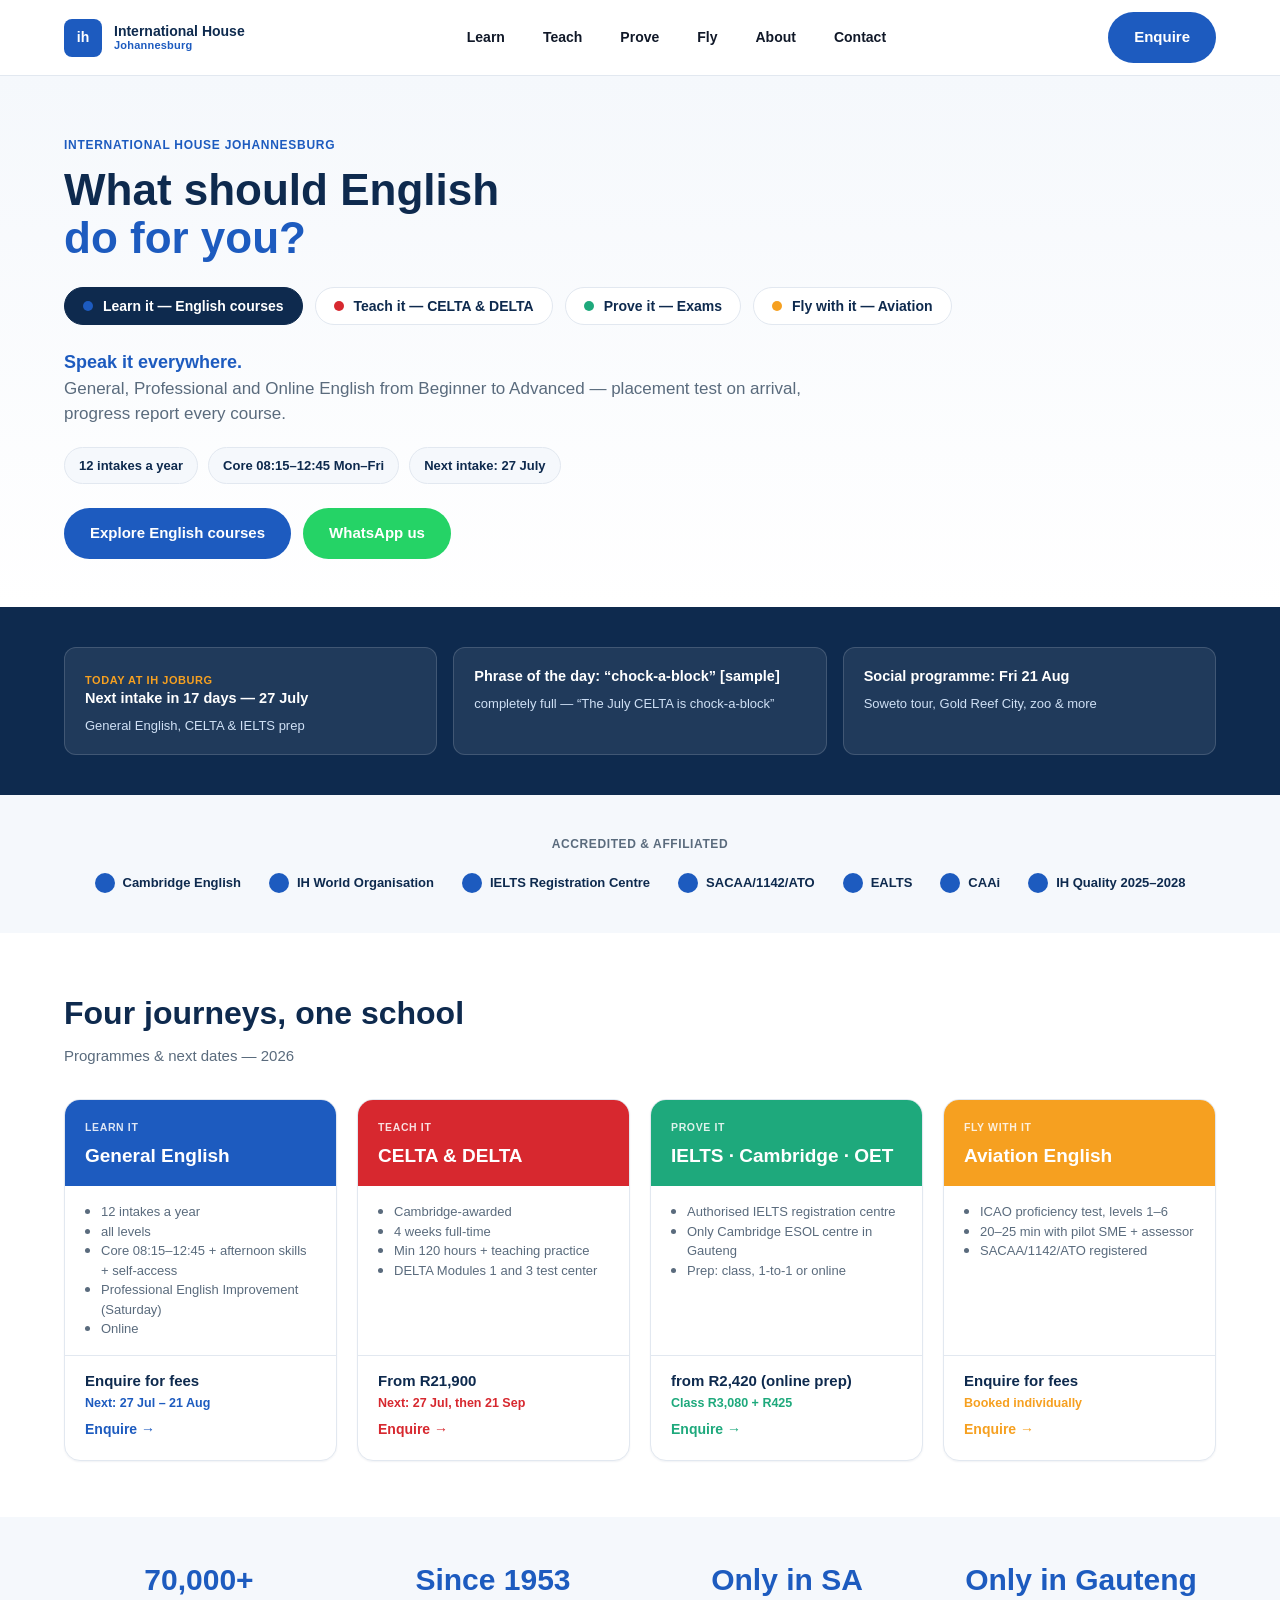
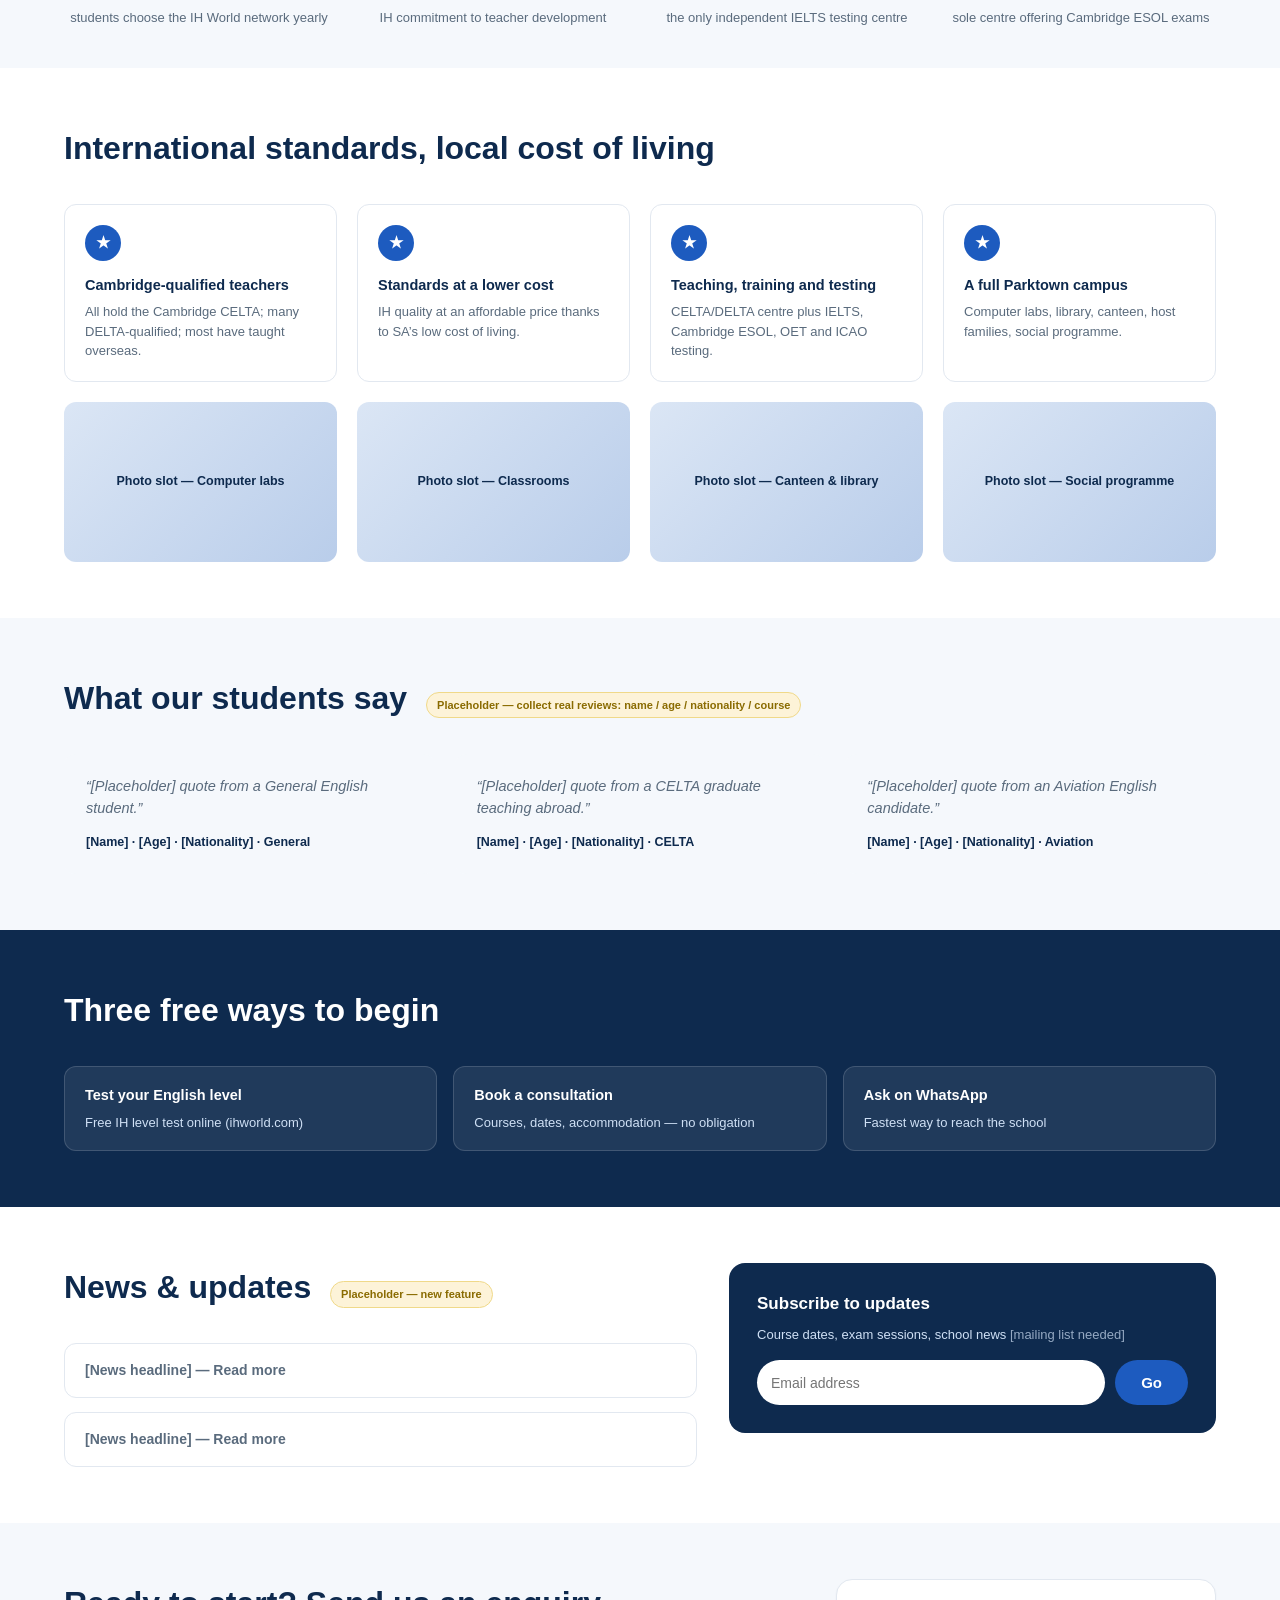
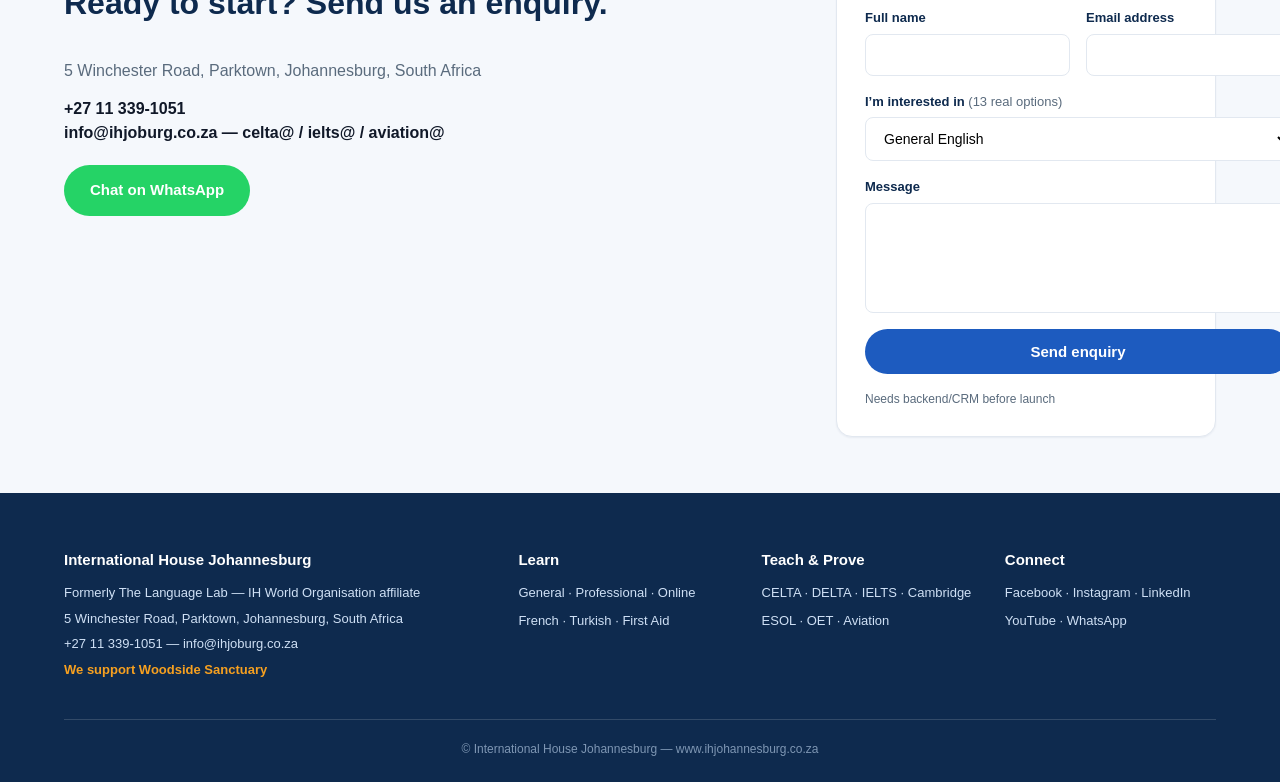
<file: index.html>
<!DOCTYPE html>
<html lang="en">
<head>
<meta charset="UTF-8">
<meta name="viewport" content="width=device-width, initial-scale=1.0">
<title>International House Johannesburg — What should English do for you?</title>
<link rel="stylesheet" href="assets/css/style.css">
</head>
<body data-page="home">

<header class="site-header">
  <div class="container">
    <a href="index.html" class="brand">
      <span class="brand-mark">ih</span>
      <span class="brand-name"><strong>International House</strong><span>Johannesburg</span></span>
    </a>
    <nav class="main-nav">
      <a href="courses.html#learn">Learn</a>
      <a href="celta.html">Teach</a>
      <a href="exams.html">Prove</a>
      <a href="aviation.html">Fly</a>
      <a href="about.html">About</a>
      <a href="contact.html">Contact</a>
    </nav>
    <div class="header-cta">
      <a href="/admin/" id="cms-edit-link" class="edit-site-link" style="display:none;">Edit this site</a>
      <a href="#" id="cms-login-link" class="edit-site-link" style="display:none;">Log in to edit</a>
      <button class="nav-toggle btn btn-outline btn-sm">Menu</button>
      <a href="contact.html" class="btn btn-primary">Enquire</a>
    </div>
  </div>
</header>

<main>

  <!-- HERO -->
  <section class="hero">
    <div class="container">
      <p class="eyebrow" id="cms-home-eyebrow">International House Johannesburg — IH World Affiliate</p>
      <h1><span data-hero="headline1">What should English</span><br>
        <span data-hero="headline2" style="color:var(--blue)">do for you?</span></h1>

      <div class="goal-pills">
        <button class="goal-pill active" data-goal="learn"><span class="dot"></span>Learn it — English courses</button>
        <button class="goal-pill" data-goal="teach"><span class="dot"></span>Teach it — CELTA &amp; DELTA</button>
        <button class="goal-pill" data-goal="prove"><span class="dot"></span>Prove it — Exams</button>
        <button class="goal-pill" data-goal="fly"><span class="dot"></span>Fly with it — Aviation</button>
      </div>

      <p id="cms-home-subheadline" style="font-weight:800;color:var(--blue);font-size:18px;margin-top:24px;">Speak it everywhere.</p>
      <p class="lede mt-0" id="cms-home-hero-paragraph">General, Professional and Online English from Beginner to Advanced — placement test
        on arrival, progress report every course.</p>

      <div class="chip-row">
        <span class="chip">12 intakes a year</span>
        <span class="chip">Core 08:15–12:45 Mon–Fri</span>
        <span class="chip">Next intake: 27 July</span>
      </div>

      <div class="hero-cta-row">
        <a href="courses.html#learn" class="btn btn-primary">Explore English courses</a>
        <a href="https://wa.me/27113391051" class="btn btn-whatsapp">WhatsApp us</a>
      </div>
    </div>
  </section>

  <!-- LIVING SCHOOL STRIP -->
  <section class="section-tight section-navy">
    <div class="container">
      <div class="quickstart-grid">
        <div class="quickstart">
          <p style="color:var(--orange);font-weight:800;font-size:11px;letter-spacing:.05em;">TODAY AT IH JOBURG</p>
          <h4 data-countdown="next-intake" id="cms-home-today-1-heading">Next intake in 17 days — 27 July</h4>
          <p id="cms-home-today-1-text">General English, CELTA &amp; IELTS prep</p>
        </div>
        <div class="quickstart">
          <h4 id="cms-home-today-2-heading">Phrase of the day: &ldquo;chock-a-block&rdquo; <span style="opacity:.6;font-weight:400;">[sample]</span></h4>
          <p id="cms-home-today-2-text">completely full — &ldquo;The July CELTA is chock-a-block&rdquo;</p>
        </div>
        <div class="quickstart">
          <h4 id="cms-home-today-3-heading">Social programme: Fri 21 Aug</h4>
          <p id="cms-home-today-3-text">Soweto tour, Gold Reef City, zoo &amp; more</p>
        </div>
      </div>
    </div>
  </section>

  <!-- ACCREDITED STRIP -->
  <section class="section-tight section-soft">
    <div class="container">
      <p class="text-center text-muted" style="font-weight:800;font-size:12px;letter-spacing:.05em;margin-bottom:20px;">ACCREDITED &amp; AFFILIATED</p>
      <div class="accredited-strip">
        <span class="accredited-item"><span class="dot"></span>Cambridge English</span>
        <span class="accredited-item"><span class="dot"></span>IH World Organisation</span>
        <span class="accredited-item"><span class="dot"></span>IELTS Registration Centre</span>
        <span class="accredited-item"><span class="dot"></span>SACAA/1142/ATO</span>
        <span class="accredited-item"><span class="dot"></span>EALTS</span>
        <span class="accredited-item"><span class="dot"></span>CAAi</span>
        <span class="accredited-item"><span class="dot"></span>IH Quality 2025–2028</span>
      </div>
    </div>
  </section>

  <!-- FOUR JOURNEYS -->
  <section>
    <div class="container">
      <div class="section-head">
        <h2 id="cms-home-journeys-heading">Four journeys, one school</h2>
        <p id="cms-home-journeys-subline">Programmes &amp; next dates — 2026</p>
      </div>

      <div class="card-grid">
        <article class="goal-card" data-goal="learn">
          <div class="goal-card-head"><p class="goal-card-tag">Learn it</p><h3>General English</h3></div>
          <div class="goal-card-body">
            <ul id="cms-home-card-learn-list">
              <li>12 intakes a year, all levels</li>
              <li>Core 08:15–12:45 + afternoon skills</li>
              <li>Also Professional, Online, French, Turkish</li>
            </ul>
          </div>
          <div class="goal-card-foot">
            <p class="goal-card-price" id="cms-home-card-learn-price">Enquire for fees</p>
            <p class="goal-card-date" id="cms-home-card-learn-date">Next: 27 Jul – 21 Aug</p>
            <a href="courses.html#learn" class="link-arrow">Enquire</a>
          </div>
        </article>

        <article class="goal-card" data-goal="teach">
          <div class="goal-card-head"><p class="goal-card-tag">Teach it</p><h3>CELTA &amp; DELTA</h3></div>
          <div class="goal-card-body">
            <ul id="cms-home-card-teach-list">
              <li>Cambridge-awarded, 4 weeks full-time</li>
              <li>Min 120 hours + teaching practice</li>
              <li>DELTA Modules 1 &amp; 3</li>
            </ul>
          </div>
          <div class="goal-card-foot">
            <p class="goal-card-price" id="cms-home-card-teach-price">R21,900 + R400 deposit</p>
            <p class="goal-card-date" id="cms-home-card-teach-date">Next: 27 Jul, then 21 Sep</p>
            <a href="celta.html" class="link-arrow">Enquire</a>
          </div>
        </article>

        <article class="goal-card" data-goal="prove">
          <div class="goal-card-head"><p class="goal-card-tag">Prove it</p><h3>IELTS · Cambridge · OET</h3></div>
          <div class="goal-card-body">
            <ul id="cms-home-card-prove-list">
              <li>Authorised IELTS registration centre</li>
              <li>Only Cambridge ESOL centre in Gauteng</li>
              <li>Prep: class, 1-to-1 or online</li>
            </ul>
          </div>
          <div class="goal-card-foot">
            <p class="goal-card-price" id="cms-home-card-prove-price">from R2,420 (online prep)</p>
            <p class="goal-card-date" id="cms-home-card-prove-date">Class R3,080 + R425</p>
            <a href="exams.html" class="link-arrow">Enquire</a>
          </div>
        </article>

        <article class="goal-card" data-goal="fly">
          <div class="goal-card-head"><p class="goal-card-tag">Fly with it</p><h3>Aviation English</h3></div>
          <div class="goal-card-body">
            <ul id="cms-home-card-fly-list">
              <li>ICAO proficiency test, levels 1–6</li>
              <li>20–25 min with pilot SME + assessor</li>
              <li>SACAA/1142/ATO registered</li>
            </ul>
          </div>
          <div class="goal-card-foot">
            <p class="goal-card-price" id="cms-home-card-fly-price">Enquire for fees</p>
            <p class="goal-card-date" id="cms-home-card-fly-date">Booked individually</p>
            <a href="aviation.html" class="link-arrow">Enquire</a>
          </div>
        </article>
      </div>
    </div>
  </section>

  <!-- STATS -->
  <section class="section-soft section-tight">
    <div class="container">
      <div class="stat-strip">
        <div><p class="stat-num" id="cms-home-stat1-num">70,000+</p><p class="stat-label" id="cms-home-stat1-label">students choose the IH World network yearly</p></div>
        <div><p class="stat-num" id="cms-home-stat2-num">Since 1953</p><p class="stat-label" id="cms-home-stat2-label">IH commitment to teacher development</p></div>
        <div><p class="stat-num" id="cms-home-stat3-num">Only in SA</p><p class="stat-label" id="cms-home-stat3-label">the only independent IELTS testing centre</p></div>
        <div><p class="stat-num" id="cms-home-stat4-num">Only in Gauteng</p><p class="stat-label" id="cms-home-stat4-label">sole centre offering Cambridge ESOL exams</p></div>
      </div>
    </div>
  </section>

  <!-- WHY IH -->
  <section>
    <div class="container">
      <div class="section-head"><h2 id="cms-home-why-heading">International standards, local cost of living</h2></div>
      <div class="feature-grid">
        <div class="feature">
          <div class="feature-icon">★</div>
          <h4 id="cms-home-why1-heading">Cambridge-qualified teachers</h4>
          <p id="cms-home-why1-text">All hold the Cambridge CELTA; many DELTA-qualified; most have taught overseas.</p>
        </div>
        <div class="feature">
          <div class="feature-icon">★</div>
          <h4 id="cms-home-why2-heading">Standards at a lower cost</h4>
          <p id="cms-home-why2-text">IH quality at an affordable price thanks to SA&rsquo;s low cost of living.</p>
        </div>
        <div class="feature">
          <div class="feature-icon">★</div>
          <h4 id="cms-home-why3-heading">Teaching, training and testing</h4>
          <p id="cms-home-why3-text">CELTA/DELTA centre plus IELTS, Cambridge ESOL, OET and ICAO testing.</p>
        </div>
        <div class="feature">
          <div class="feature-icon">★</div>
          <h4 id="cms-home-why4-heading">A full Parktown campus</h4>
          <p id="cms-home-why4-text">Computer labs, library, canteen, host families, social programme.</p>
        </div>
      </div>

      <div class="card-grid" style="margin-top:20px;grid-template-columns:repeat(4,1fr);">
        <div class="photo-slot">Photo slot — Computer labs</div>
        <div class="photo-slot">Photo slot — Classrooms</div>
        <div class="photo-slot">Photo slot — Canteen &amp; library</div>
        <div class="photo-slot">Photo slot — Social programme</div>
      </div>
    </div>
  </section>

  <!-- TESTIMONIALS -->
  <section class="section-soft">
    <div class="container">
      <div class="section-head">
        <h2>What our students say <span class="placeholder-note">Placeholder — collect real reviews: name / age / nationality / course</span></h2>
      </div>
      <div class="testimonial-grid">
        <div class="testimonial">
          <p class="quote" id="cms-home-testi1-quote">&ldquo;[Placeholder] quote from a General English student.&rdquo;</p>
          <p class="who" id="cms-home-testi1-who">[Name] · [Age] · [Nationality] · General</p>
        </div>
        <div class="testimonial">
          <p class="quote" id="cms-home-testi2-quote">&ldquo;[Placeholder] quote from a CELTA graduate teaching abroad.&rdquo;</p>
          <p class="who" id="cms-home-testi2-who">[Name] · [Age] · [Nationality] · CELTA</p>
        </div>
        <div class="testimonial">
          <p class="quote" id="cms-home-testi3-quote">&ldquo;[Placeholder] quote from an Aviation English candidate.&rdquo;</p>
          <p class="who" id="cms-home-testi3-who">[Name] · [Age] · [Nationality] · Aviation</p>
        </div>
      </div>
    </div>
  </section>

  <!-- THREE FREE WAYS TO BEGIN -->
  <section class="section-navy">
    <div class="container">
      <div class="section-head"><h2>Three free ways to begin</h2></div>
      <div class="quickstart-grid">
        <div class="quickstart">
          <h4 id="cms-home-way1-heading">Test your English level</h4>
          <p id="cms-home-way1-text">Free IH level test online (ihworld.com)</p>
        </div>
        <div class="quickstart">
          <h4 id="cms-home-way2-heading">Book a consultation</h4>
          <p id="cms-home-way2-text">Courses, dates, accommodation — no obligation</p>
        </div>
        <div class="quickstart">
          <h4 id="cms-home-way3-heading">Ask on WhatsApp</h4>
          <p id="cms-home-way3-text">Fastest way to reach the school</p>
        </div>
      </div>
    </div>
  </section>

  <!-- NEWS & NEWSLETTER -->
  <section>
    <div class="container two-col" style="grid-template-columns:1.3fr 1fr;">
      <div>
        <div class="section-head">
          <h2>News &amp; updates <span class="placeholder-note">Placeholder — new feature</span></h2>
        </div>
        <div class="news-list">
          <div class="news-item" id="cms-home-news1">[News headline] — <a href="#" class="link-arrow">Read more</a></div>
          <div class="news-item" id="cms-home-news2">[News headline] — <a href="#" class="link-arrow">Read more</a></div>
        </div>
      </div>
      <div class="newsletter-box">
        <h3>Subscribe to updates</h3>
        <p>Course dates, exam sessions, school news <span style="opacity:.7;">[mailing list needed]</span></p>
        <form class="newsletter-form" onsubmit="return false;">
          <input type="email" placeholder="Email address" required>
          <button class="btn btn-primary" type="submit">Go</button>
        </form>
      </div>
    </div>
  </section>

  <!-- CONTACT CTA -->
  <section class="section-soft" id="enquire">
    <div class="container two-col">
      <div>
        <div class="section-head"><h2 id="cms-home-cta-heading">Ready to start? Send us an enquiry.</h2></div>
        <p class="text-muted">5 Winchester Road, Parktown, Johannesburg, South Africa</p>
        <p style="font-weight:800;margin-top:14px;">+27 11 339-1051</p>
        <p style="font-weight:800;">info@ihjoburg.co.za — celta@ / ielts@ / aviation@</p>
        <a href="https://wa.me/27113391051" class="btn btn-whatsapp" style="margin-top:20px;">Chat on WhatsApp</a>
      </div>
      <div class="contact-card">
        <form class="form-grid" onsubmit="return false;">
          <div class="form-field"><label>Full name</label><input type="text" required></div>
          <div class="form-field"><label>Email address</label><input type="email" required></div>
          <div class="form-field full">
            <label>I&rsquo;m interested in <span style="font-weight:400;color:var(--text-muted);">(13 real options)</span></label>
            <select>
              <option>General English</option>
              <option>Professional English Improvement</option>
              <option>Online Courses</option>
              <option>CELTA</option>
              <option>DELTA</option>
              <option>IELTS</option>
              <option>Cambridge ESOL Exams</option>
              <option>OET</option>
              <option>Aviation English</option>
              <option>First Aid</option>
              <option>French</option>
              <option>Turkish</option>
              <option>Homestay / Accommodation</option>
            </select>
          </div>
          <div class="form-field full"><label>Message</label><textarea></textarea></div>
          <div class="form-field full">
            <button class="btn btn-primary btn-block" type="submit">Send enquiry</button>
            <p class="form-note">Needs backend/CRM before launch</p>
          </div>
        </form>
      </div>
    </div>
  </section>

</main>

<footer class="site-footer">
  <div class="container">
    <div class="footer-top">
      <div>
        <h4 id="cms-footer-name">International House Johannesburg</h4>
        <p id="cms-footer-tagline">Formerly The Language Lab — IH World Organisation affiliate</p>
        <p id="cms-footer-address">5 Winchester Road, Parktown, Johannesburg, South Africa</p>
        <p id="cms-footer-contact">+27 11 339-1051 — info@ihjoburg.co.za</p>
        <p class="footer-support" id="cms-footer-charity">We support Woodside Sanctuary</p>
      </div>
      <div>
        <h4>Learn</h4>
        <ul><li>General · Professional · Online</li><li>French · Turkish · First Aid</li></ul>
      </div>
      <div>
        <h4>Teach &amp; Prove</h4>
        <ul><li>CELTA · DELTA · IELTS · Cambridge</li><li>ESOL · OET · Aviation</li></ul>
      </div>
      <div>
        <h4>Connect</h4>
        <ul><li>Facebook · Instagram · LinkedIn</li><li>YouTube · WhatsApp</li></ul>
      </div>
    </div>
    <div class="footer-bottom" id="cms-footer-copyright">&copy; International House Johannesburg — www.ihjohannesburg.co.za</div>
  </div>
</footer>

<script src="assets/js/content-loader.js"></script>
<script src="assets/js/main.js"></script>
<script src="https://identity.netlify.com/v1/netlify-identity-widget.js"></script>
<script src="assets/js/identity-toggle.js"></script>
</body>
</html>
</file>
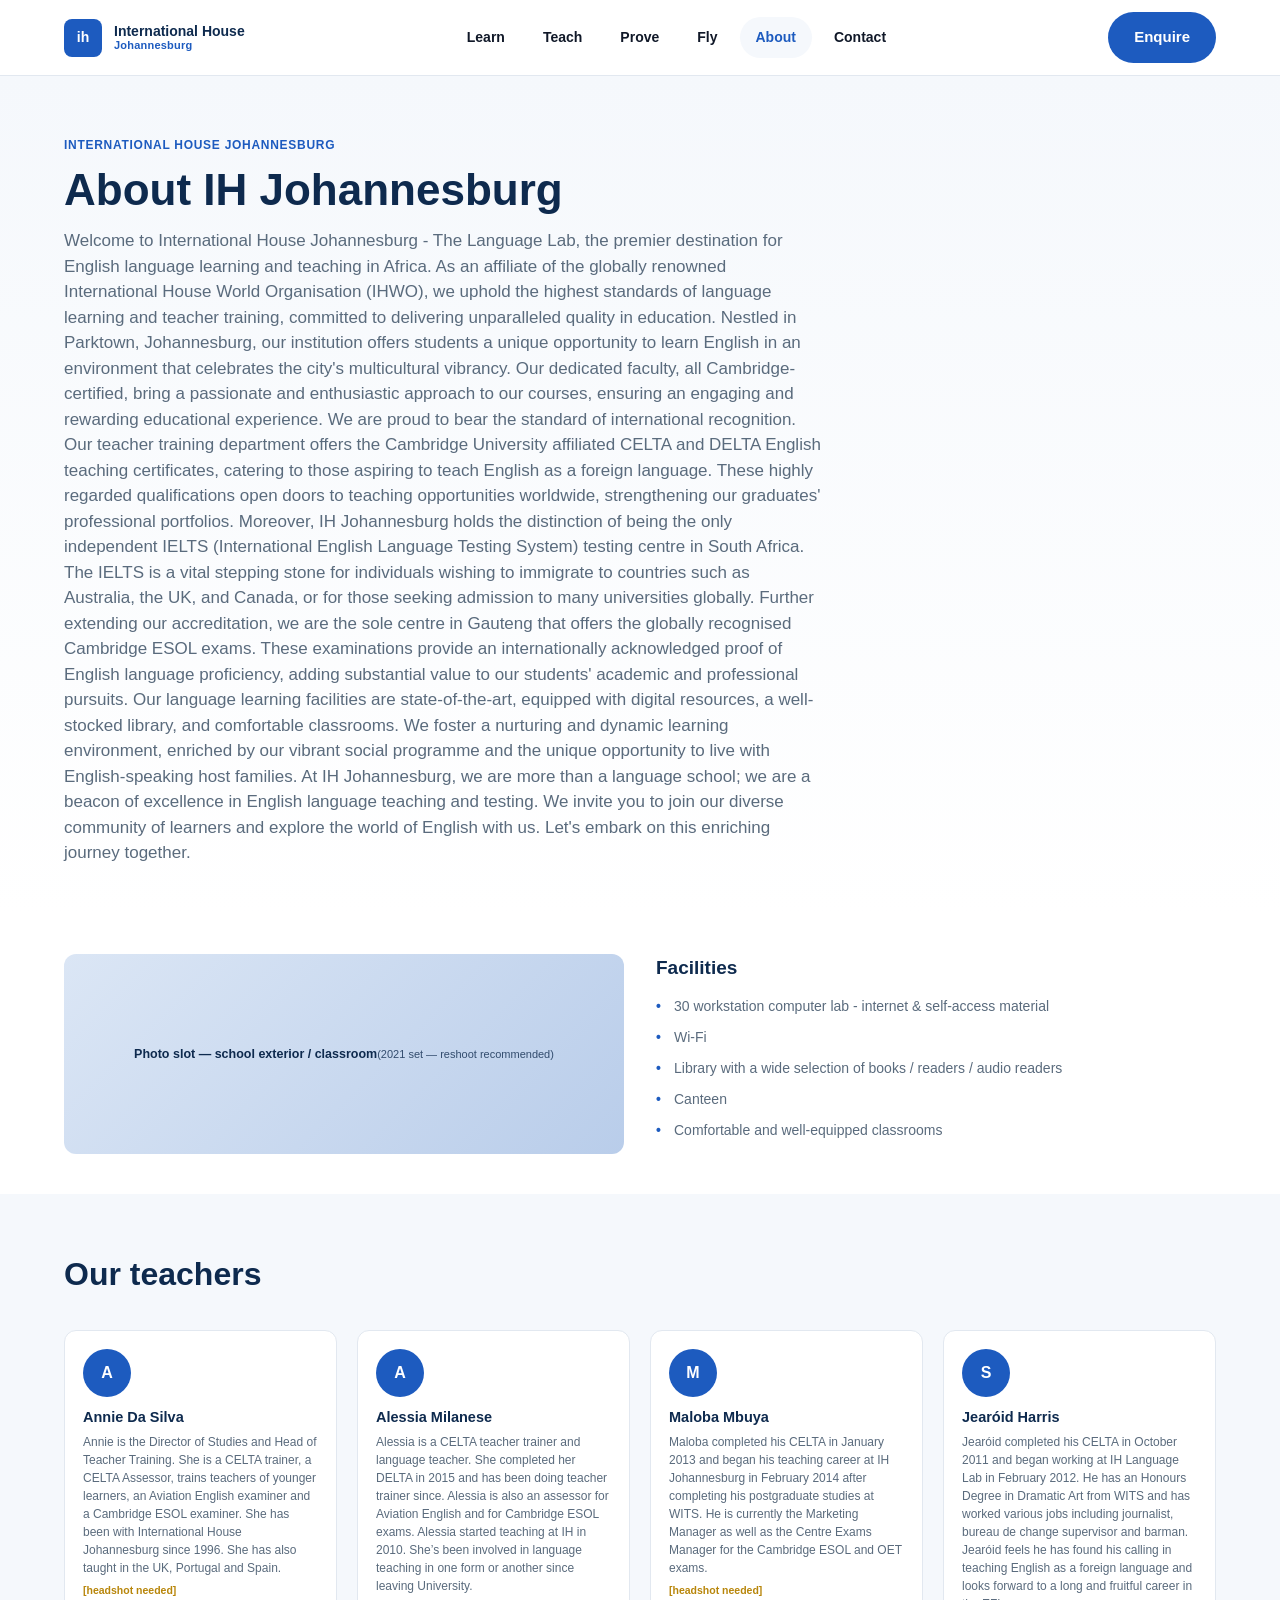
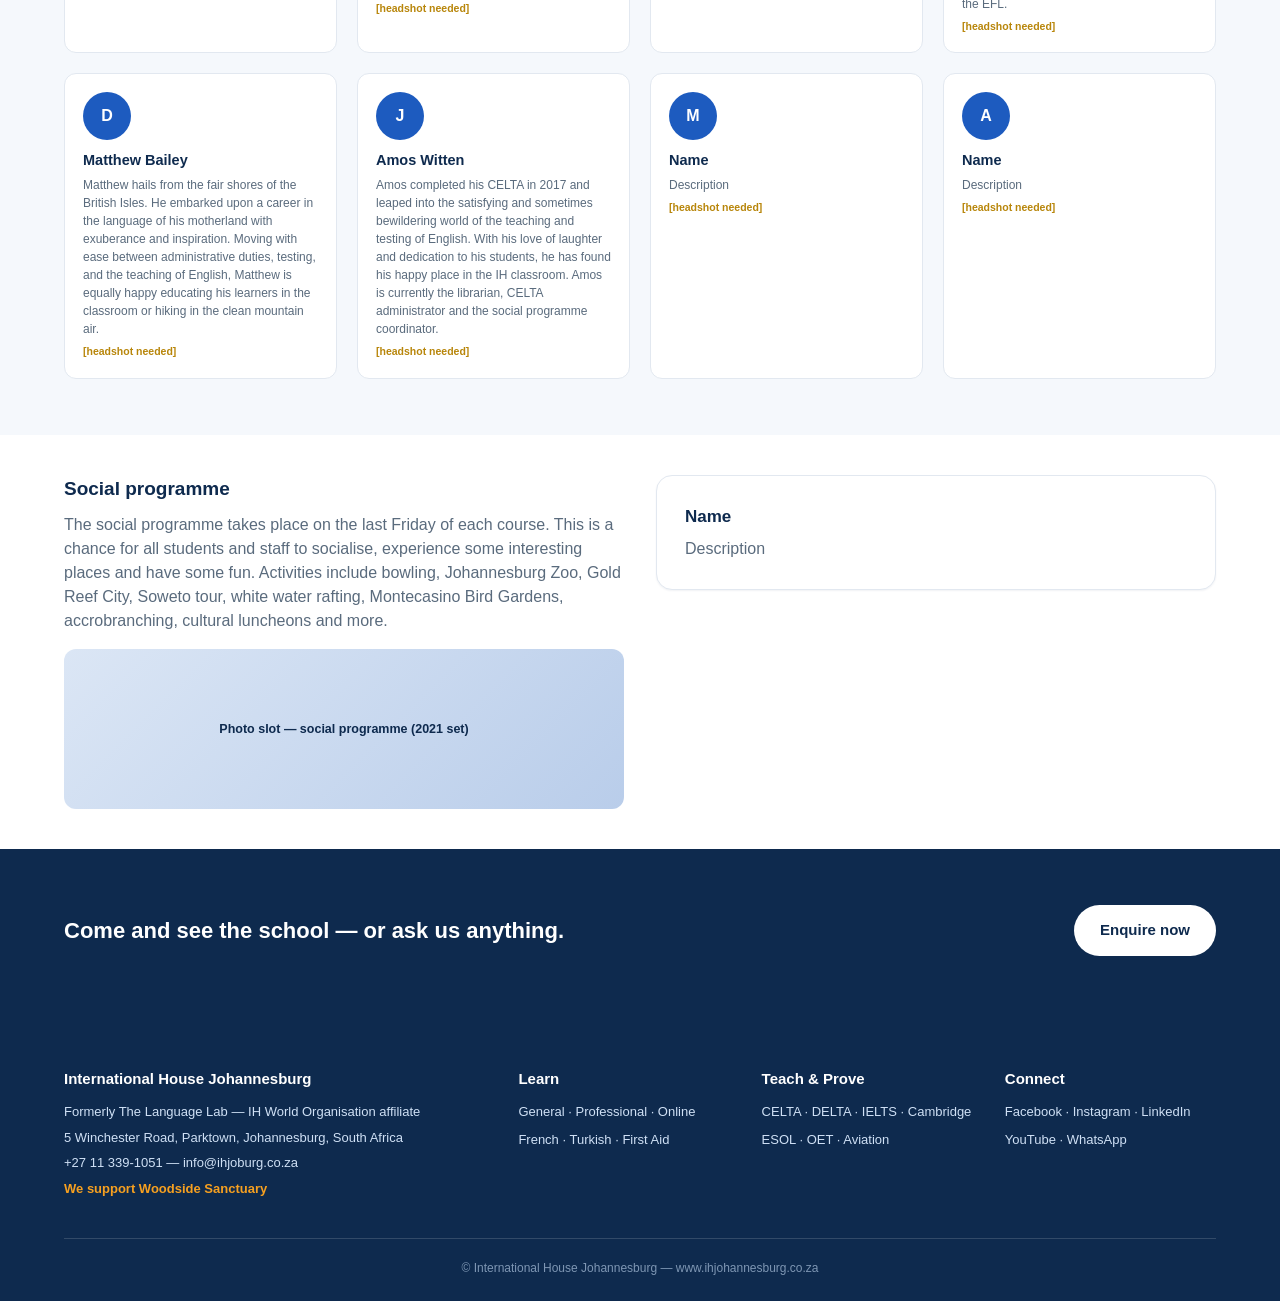
<file: about.html>
<!DOCTYPE html>
<html lang="en">
<head>
<meta charset="UTF-8">
<meta name="viewport" content="width=device-width, initial-scale=1.0">
<title>About IH Johannesburg — International House Johannesburg</title>
<link rel="stylesheet" href="assets/css/style.css">
</head>
<body data-page="about">

<header class="site-header">
  <div class="container">
    <a href="index.html" class="brand">
      <span class="brand-mark">ih</span>
      <span class="brand-name"><strong>International House</strong><span>Johannesburg</span></span>
    </a>
    <nav class="main-nav">
      <a href="courses.html#learn">Learn</a>
      <a href="celta.html">Teach</a>
      <a href="exams.html">Prove</a>
      <a href="aviation.html">Fly</a>
      <a href="about.html" class="is-active">About</a>
      <a href="contact.html">Contact</a>
    </nav>
    <div class="header-cta">
      <a href="/admin/" id="cms-edit-link" class="edit-site-link" style="display:none;">Edit this site</a>
      <a href="#" id="cms-login-link" class="edit-site-link" style="display:none;">Log in to edit</a>
      <button class="nav-toggle btn btn-outline btn-sm">Menu</button>
      <a href="contact.html" class="btn btn-primary">Enquire</a>
    </div>
  </div>
</header>

<main>

  <section class="hero">
    <div class="container">
      <p class="eyebrow">International House Johannesburg</p>
      <h1 id="cms-about-heading">About IH Johannesburg</h1>
      <p class="lede" id="cms-about-intro">An IH World affiliate in Parktown: Cambridge-certified faculty, the only independent IELTS testing centre in South Africa, and the sole Cambridge ESOL centre in Gauteng.</p>
    </div>
  </section>

  <section class="section-tight">
    <div class="container two-col" style="grid-template-columns:1fr 1fr;">
      <div class="photo-slot" style="min-height:200px;">Photo slot — school exterior / classroom<br><span style="font-weight:400;font-size:11px;opacity:.8;">(2021 set — reshoot recommended)</span></div>
      <div>
        <h3 style="font-size:19px;font-weight:800;color:var(--navy);margin-bottom:14px;">Facilities</h3>
        <ul class="facility-list" id="cms-about-facilities-list">
          <li>Two computer labs — internet + self-access material</li>
          <li>Library: books, audio readers, magazines, newspapers</li>
          <li>Canteen with hot and cold food</li>
          <li>Comfortable, well-equipped classrooms</li>
        </ul>
      </div>
    </div>
  </section>

  <section class="section-soft">
    <div class="container">
      <div class="section-head"><h2>Our teachers</h2></div>
      <div class="team-grid">
        <div class="team-card">
          <div class="team-avatar">A</div>
          <h4 id="cms-about-t1-name">Annie Da Silva</h4>
          <p class="role" id="cms-about-t1-role">Director of Studies &amp; Head of Teacher Training — at IHJ since 1996</p>
          <p class="photo-note">[headshot needed]</p>
        </div>
        <div class="team-card">
          <div class="team-avatar">A</div>
          <h4 id="cms-about-t2-name">Alessia Milanese</h4>
          <p class="role" id="cms-about-t2-role">CELTA trainer — DELTA 2015 — Aviation &amp; Cambridge assessor</p>
          <p class="photo-note">[headshot needed]</p>
        </div>
        <div class="team-card">
          <div class="team-avatar">M</div>
          <h4 id="cms-about-t3-name">Maloba Mbuya</h4>
          <p class="role" id="cms-about-t3-role">Marketing Manager &amp; Centre Exams Manager</p>
          <p class="photo-note">[headshot needed]</p>
        </div>
        <div class="team-card">
          <div class="team-avatar">S</div>
          <h4 id="cms-about-t4-name">Stefanie Nsabue</h4>
          <p class="role" id="cms-about-t4-role">CELTA-certified — librarian, CELTA admin, social programme</p>
          <p class="photo-note">[headshot needed]</p>
        </div>
        <div class="team-card">
          <div class="team-avatar">D</div>
          <h4 id="cms-about-t5-name">David Hawkins</h4>
          <p class="role" id="cms-about-t5-role">Part-time teacher since 2012 — CELTA 2011</p>
          <p class="photo-note">[headshot needed]</p>
        </div>
        <div class="team-card">
          <div class="team-avatar">J</div>
          <h4 id="cms-about-t6-name">Jearoid Harris</h4>
          <p class="role" id="cms-about-t6-role">At IHJ since 2012 — Honours in Dramatic Art (WITS)</p>
          <p class="photo-note">[headshot needed]</p>
        </div>
        <div class="team-card">
          <div class="team-avatar">M</div>
          <h4 id="cms-about-t7-name">Matthew Bailey</h4>
          <p class="role" id="cms-about-t7-role">Teaching, testing and administration</p>
          <p class="photo-note">[headshot needed]</p>
        </div>
        <div class="team-card">
          <div class="team-avatar">A</div>
          <h4 id="cms-about-t8-name">Amos Witten</h4>
          <p class="role" id="cms-about-t8-role">CELTA 2017 — teaching and testing</p>
          <p class="photo-note">[headshot needed]</p>
        </div>
      </div>
    </div>
  </section>

  <section class="section-tight">
    <div class="container two-col" style="grid-template-columns:1fr 1fr;">
      <div>
        <h3 id="cms-about-social-heading" style="font-size:19px;font-weight:800;color:var(--navy);margin-bottom:10px;">Social programme</h3>
        <p class="text-muted" id="cms-about-social-text">Last Friday of each course: bowling, Johannesburg Zoo, Gold Reef City, Soweto tour, white water rafting, Montecasino Bird Gardens, cultural luncheons and more.</p>
        <div class="photo-slot" style="margin-top:16px;">Photo slot — social programme (2021 set)</div>
      </div>
      <div class="contact-card">
        <h3 id="cms-about-charity-heading" style="font-size:17px;font-weight:800;color:var(--navy);">We support Woodside Sanctuary</h3>
        <p class="text-muted" style="margin-top:8px;" id="cms-about-charity-text">Holistic care for people with severe mental and physical disabilities.</p>
      </div>
    </div>
  </section>

  <section class="section-navy">
    <div class="container" style="display:flex;align-items:center;justify-content:space-between;gap:20px;flex-wrap:wrap;">
      <h2 id="cms-about-cta-heading" style="color:#fff;font-size:22px;font-weight:800;">Come and see the school — or ask us anything.</h2>
      <a href="contact.html" class="btn btn-white">Enquire now</a>
    </div>
  </section>

</main>

<footer class="site-footer">
  <div class="container">
    <div class="footer-top">
      <div>
        <h4 id="cms-footer-name">International House Johannesburg</h4>
        <p id="cms-footer-tagline">Formerly The Language Lab — IH World Organisation affiliate</p>
        <p id="cms-footer-address">5 Winchester Road, Parktown, Johannesburg, South Africa</p>
        <p id="cms-footer-contact">+27 11 339-1051 — info@ihjoburg.co.za</p>
        <p class="footer-support" id="cms-footer-charity">We support Woodside Sanctuary</p>
      </div>
      <div>
        <h4>Learn</h4>
        <ul><li>General · Professional · Online</li><li>French · Turkish · First Aid</li></ul>
      </div>
      <div>
        <h4>Teach &amp; Prove</h4>
        <ul><li>CELTA · DELTA · IELTS · Cambridge</li><li>ESOL · OET · Aviation</li></ul>
      </div>
      <div>
        <h4>Connect</h4>
        <ul><li>Facebook · Instagram · LinkedIn</li><li>YouTube · WhatsApp</li></ul>
      </div>
    </div>
    <div class="footer-bottom" id="cms-footer-copyright">&copy; International House Johannesburg — www.ihjohannesburg.co.za</div>
  </div>
</footer>

<script src="assets/js/content-loader.js"></script>
<script src="assets/js/main.js"></script>
<script src="https://identity.netlify.com/v1/netlify-identity-widget.js"></script>
<script src="assets/js/identity-toggle.js"></script>
</body>
</html>
</file>
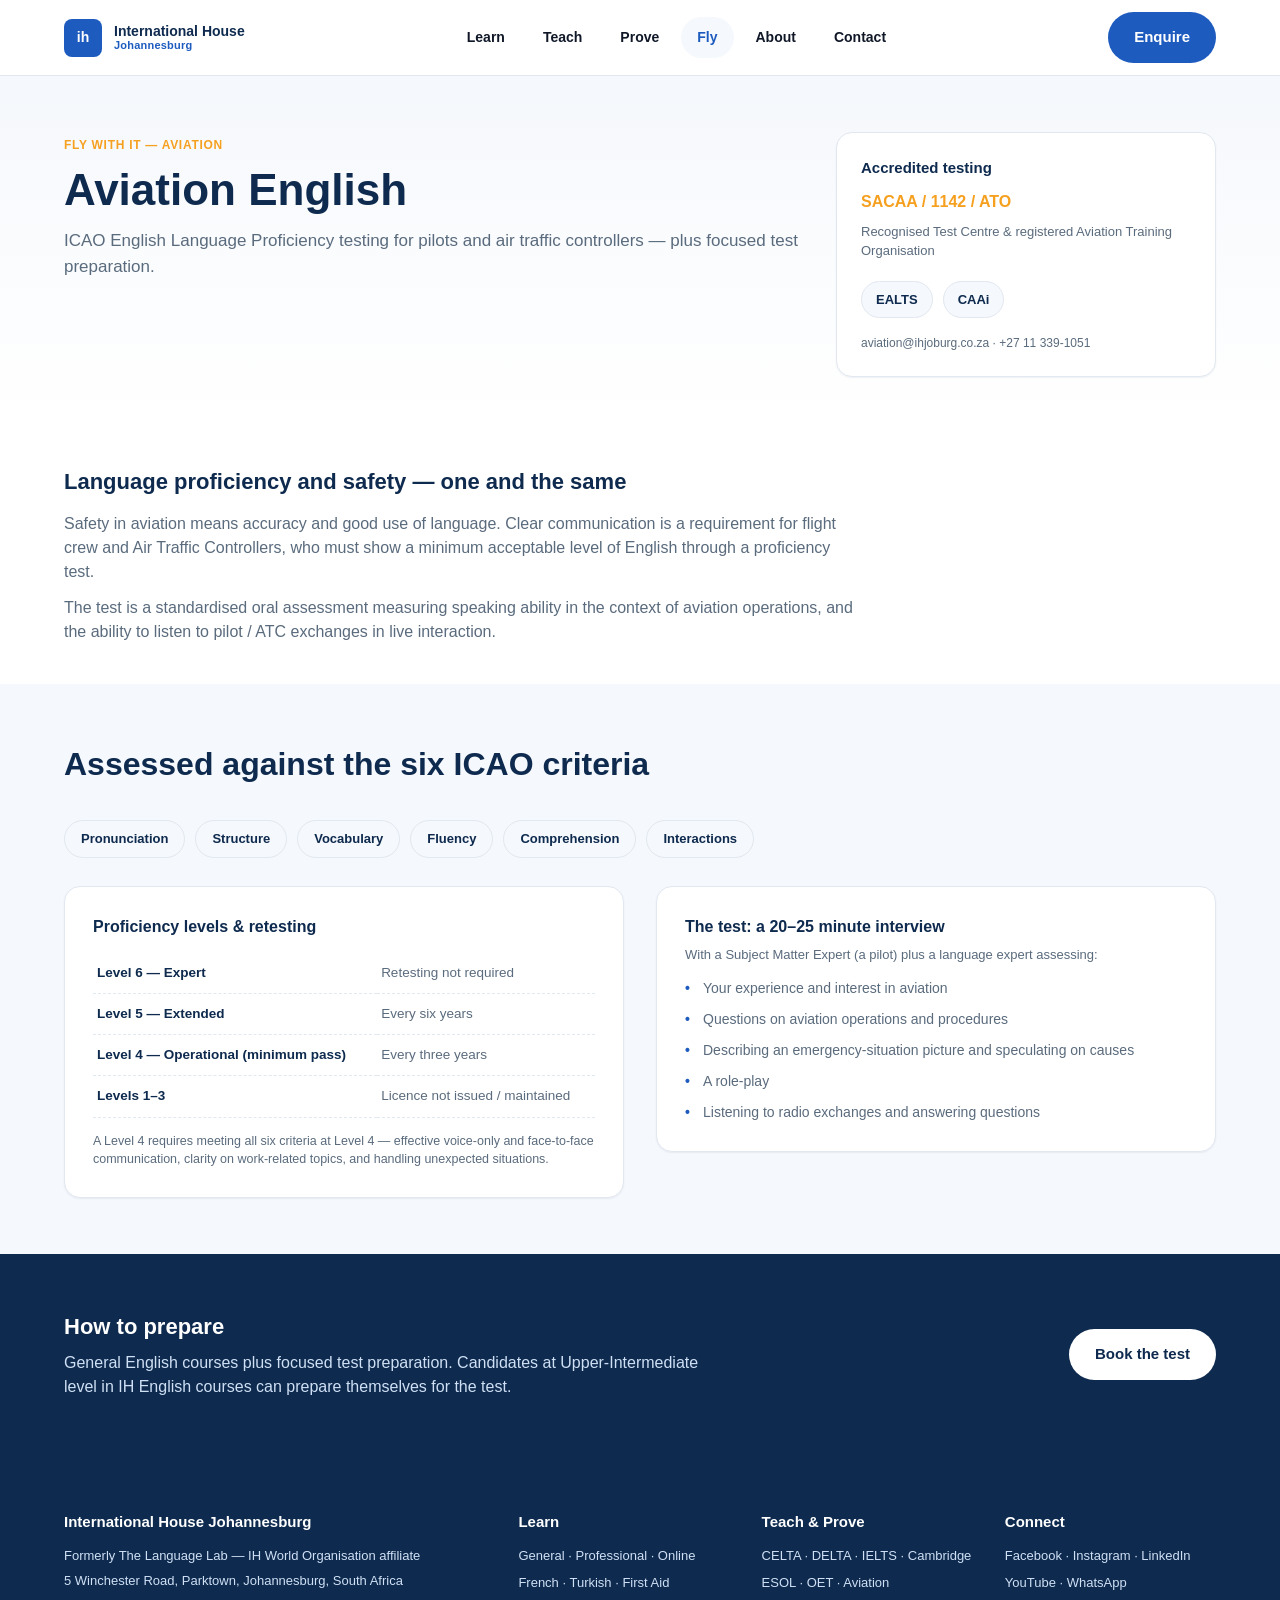
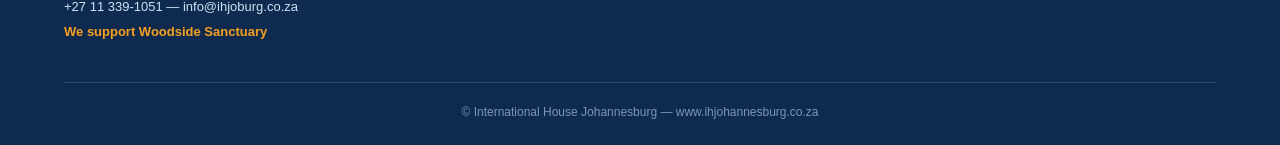
<file: aviation.html>
<!DOCTYPE html>
<html lang="en">
<head>
<meta charset="UTF-8">
<meta name="viewport" content="width=device-width, initial-scale=1.0">
<title>Aviation English — International House Johannesburg</title>
<link rel="stylesheet" href="assets/css/style.css">
</head>
<body data-page="aviation">

<header class="site-header">
  <div class="container">
    <a href="index.html" class="brand">
      <span class="brand-mark">ih</span>
      <span class="brand-name"><strong>International House</strong><span>Johannesburg</span></span>
    </a>
    <nav class="main-nav">
      <a href="courses.html#learn">Learn</a>
      <a href="celta.html">Teach</a>
      <a href="exams.html">Prove</a>
      <a href="aviation.html" class="is-active">Fly</a>
      <a href="about.html">About</a>
      <a href="contact.html">Contact</a>
    </nav>
    <div class="header-cta">
      <a href="/admin/" id="cms-edit-link" class="edit-site-link" style="display:none;">Edit this site</a>
      <a href="#" id="cms-login-link" class="edit-site-link" style="display:none;">Log in to edit</a>
      <button class="nav-toggle btn btn-outline btn-sm">Menu</button>
      <a href="contact.html" class="btn btn-primary">Enquire</a>
    </div>
  </div>
</header>

<main>

  <section class="hero accent-fly">
    <div class="container two-col">
      <div>
        <p class="eyebrow on-accent">Fly with it — Aviation</p>
        <h1 id="cms-aviation-heading">Aviation English</h1>
        <p class="lede" id="cms-aviation-intro">ICAO English Language Proficiency testing for pilots and air traffic controllers — plus focused test preparation.</p>
      </div>
      <div class="keyfacts">
        <h4 style="font-size:15px;font-weight:800;color:var(--navy);margin-bottom:10px;">Accredited testing</h4>
        <p style="font-weight:800;color:var(--orange);" id="cms-aviation-accred-title">SACAA / 1142 / ATO</p>
        <p class="text-muted" style="font-size:13px;margin-top:8px;" id="cms-aviation-accred-text">Recognised Test Centre &amp; registered Aviation Training Organisation</p>
        <div class="chip-row">
          <span class="chip">EALTS</span>
          <span class="chip">CAAi</span>
        </div>
        <p class="form-note" style="margin-top:16px;">aviation@ihjoburg.co.za · +27 11 339-1051</p>
      </div>
    </div>
  </section>

  <section class="section-tight">
    <div class="container">
      <h2 id="cms-aviation-intro2-heading" style="font-size:22px;font-weight:800;color:var(--navy);margin-bottom:14px;">Language proficiency and safety — one and the same</h2>
      <p class="text-muted" style="max-width:800px;" id="cms-aviation-intro2-p1">Safety in aviation means accuracy and good use of language. Clear communication is a requirement for flight crew and Air Traffic Controllers, who must show a minimum acceptable level of English through a proficiency test.</p>
      <p class="text-muted" style="max-width:800px;margin-top:12px;" id="cms-aviation-intro2-p2">The test is a standardised oral assessment measuring speaking ability in the context of aviation operations, and the ability to listen to pilot / ATC exchanges in live interaction.</p>
    </div>
  </section>

  <section class="section-soft">
    <div class="container">
      <div class="section-head"><h2 id="cms-aviation-criteria-heading">Assessed against the six ICAO criteria</h2></div>
      <div class="criteria-row">
        <span class="criteria-pill">Pronunciation</span>
        <span class="criteria-pill">Structure</span>
        <span class="criteria-pill">Vocabulary</span>
        <span class="criteria-pill">Fluency</span>
        <span class="criteria-pill">Comprehension</span>
        <span class="criteria-pill">Interactions</span>
      </div>

      <div class="two-col" style="margin-top:28px;grid-template-columns:1fr 1fr;">
        <div class="contact-card">
          <h4 id="cms-aviation-levels-heading" style="font-size:16px;font-weight:800;color:var(--navy);margin-bottom:14px;">Proficiency levels &amp; retesting</h4>
          <table class="level-table">
            <tr><td>Level 6 — Expert</td><td>Retesting not required</td></tr>
            <tr><td>Level 5 — Extended</td><td>Every six years</td></tr>
            <tr><td>Level 4 — Operational (minimum pass)</td><td>Every three years</td></tr>
            <tr><td>Levels 1–3</td><td>Licence not issued / maintained</td></tr>
          </table>
          <p class="text-muted" style="font-size:12.5px;margin-top:14px;" id="cms-aviation-levels-footnote">A Level 4 requires meeting all six criteria at Level 4 — effective voice-only and face-to-face communication, clarity on work-related topics, and handling unexpected situations.</p>
        </div>

        <div class="contact-card">
          <h4 id="cms-aviation-test-heading" style="font-size:16px;font-weight:800;color:var(--navy);margin-bottom:6px;">The test: a 20–25 minute interview</h4>
          <p class="text-muted" style="font-size:13px;margin-bottom:14px;" id="cms-aviation-test-intro">With a Subject Matter Expert (a pilot) plus a language expert assessing:</p>
          <ul class="facility-list" id="cms-aviation-test-list">
            <li>Your experience and interest in aviation</li>
            <li>Questions on aviation operations and procedures</li>
            <li>Describing an emergency-situation picture and speculating on causes</li>
            <li>A role-play</li>
            <li>Listening to radio exchanges and answering questions</li>
          </ul>
        </div>
      </div>
    </div>
  </section>

  <section class="section-navy">
    <div class="container" style="display:flex;align-items:center;justify-content:space-between;gap:20px;flex-wrap:wrap;">
      <div>
        <h2 id="cms-aviation-prepare-heading" style="color:#fff;font-size:22px;font-weight:800;">How to prepare</h2>
        <p style="color:var(--text-onnavy);margin-top:8px;max-width:640px;" id="cms-aviation-prepare-text">General English courses plus focused test preparation. Candidates at Upper-Intermediate level in IH English courses can prepare themselves for the test.</p>
      </div>
      <a href="contact.html" class="btn btn-white">Book the test</a>
    </div>
  </section>

</main>

<footer class="site-footer">
  <div class="container">
    <div class="footer-top">
      <div>
        <h4 id="cms-footer-name">International House Johannesburg</h4>
        <p id="cms-footer-tagline">Formerly The Language Lab — IH World Organisation affiliate</p>
        <p id="cms-footer-address">5 Winchester Road, Parktown, Johannesburg, South Africa</p>
        <p id="cms-footer-contact">+27 11 339-1051 — info@ihjoburg.co.za</p>
        <p class="footer-support" id="cms-footer-charity">We support Woodside Sanctuary</p>
      </div>
      <div>
        <h4>Learn</h4>
        <ul><li>General · Professional · Online</li><li>French · Turkish · First Aid</li></ul>
      </div>
      <div>
        <h4>Teach &amp; Prove</h4>
        <ul><li>CELTA · DELTA · IELTS · Cambridge</li><li>ESOL · OET · Aviation</li></ul>
      </div>
      <div>
        <h4>Connect</h4>
        <ul><li>Facebook · Instagram · LinkedIn</li><li>YouTube · WhatsApp</li></ul>
      </div>
    </div>
    <div class="footer-bottom" id="cms-footer-copyright">&copy; International House Johannesburg — www.ihjohannesburg.co.za</div>
  </div>
</footer>

<script src="assets/js/content-loader.js"></script>
<script src="assets/js/main.js"></script>
<script src="https://identity.netlify.com/v1/netlify-identity-widget.js"></script>
<script src="assets/js/identity-toggle.js"></script>
</body>
</html>
</file>
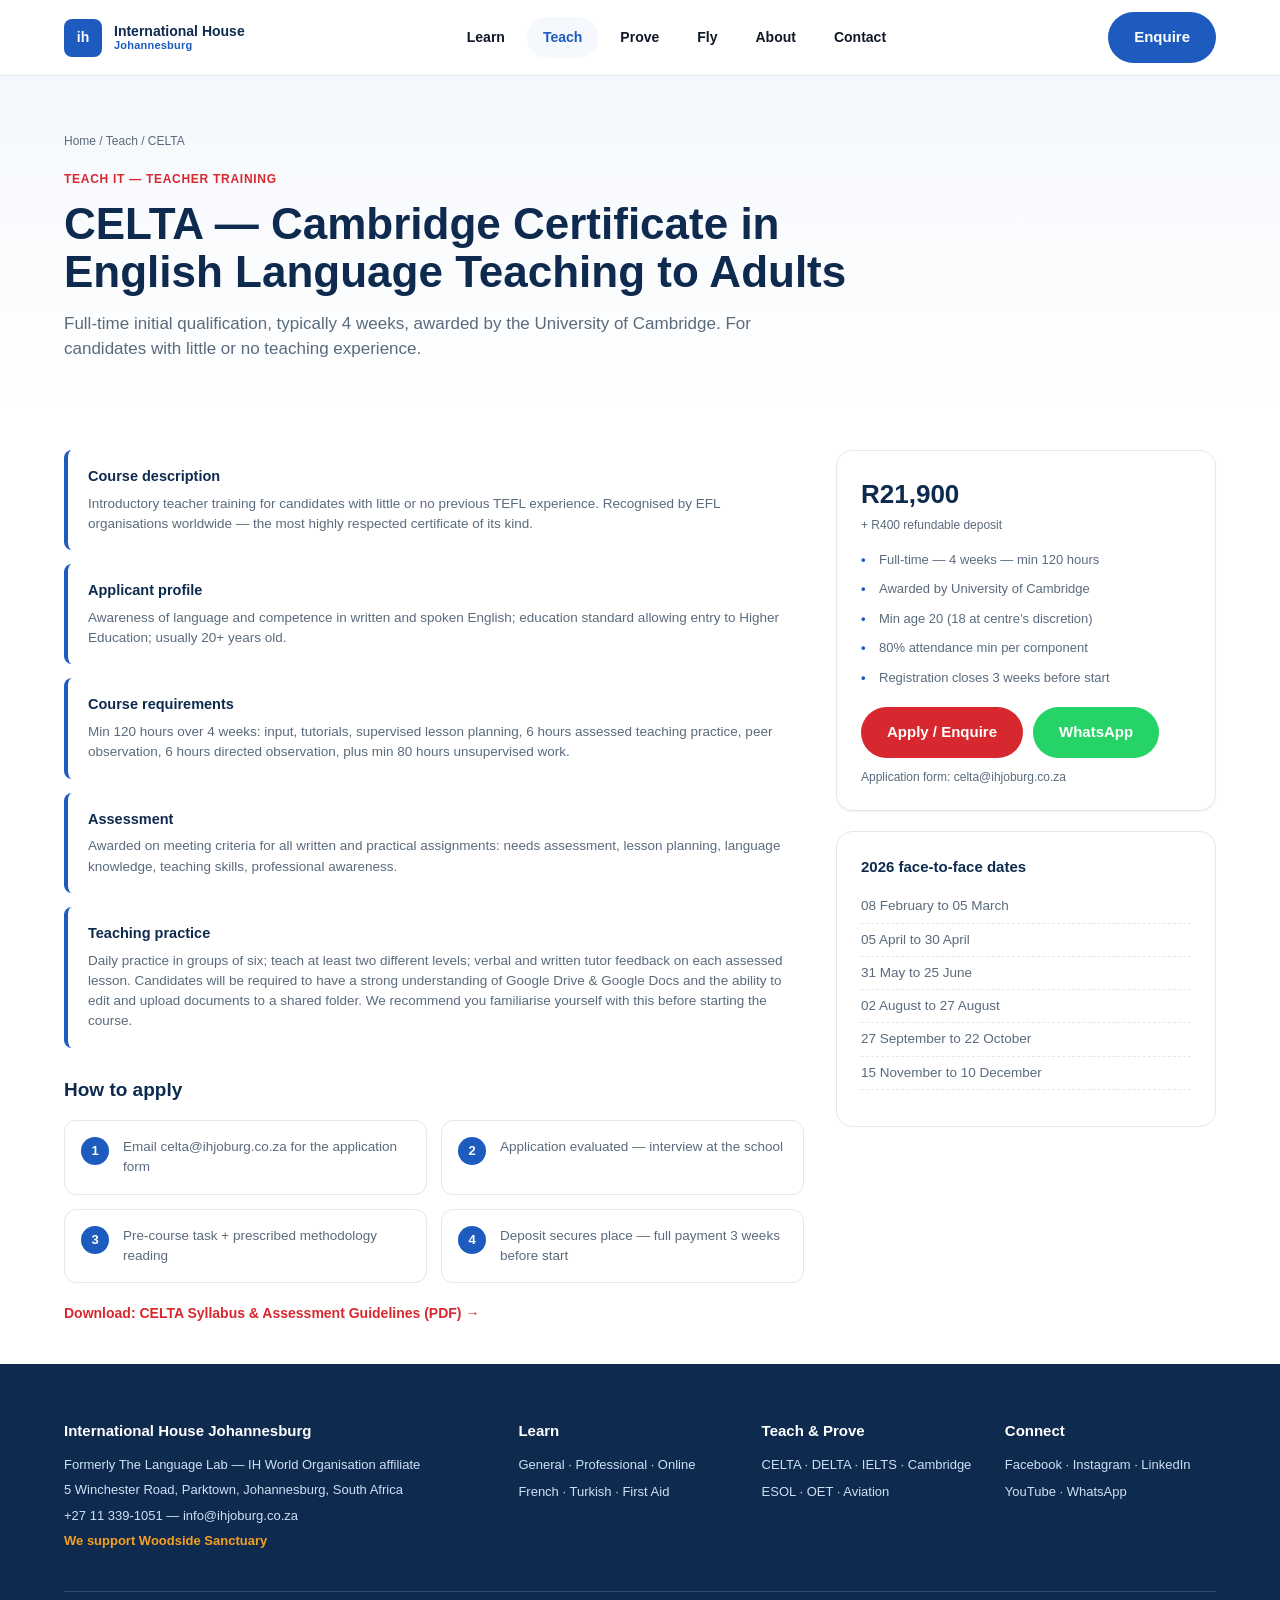
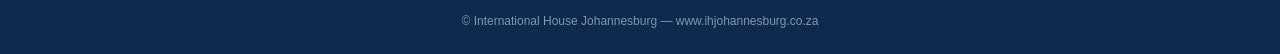
<file: celta.html>
<!DOCTYPE html>
<html lang="en">
<head>
<meta charset="UTF-8">
<meta name="viewport" content="width=device-width, initial-scale=1.0">
<title>CELTA — Teacher Training — International House Johannesburg</title>
<link rel="stylesheet" href="assets/css/style.css">
</head>
<body data-page="celta">

<header class="site-header">
  <div class="container">
    <a href="index.html" class="brand">
      <span class="brand-mark">ih</span>
      <span class="brand-name"><strong>International House</strong><span>Johannesburg</span></span>
    </a>
    <nav class="main-nav">
      <a href="courses.html#learn">Learn</a>
      <a href="celta.html" class="is-active">Teach</a>
      <a href="exams.html">Prove</a>
      <a href="aviation.html">Fly</a>
      <a href="about.html">About</a>
      <a href="contact.html">Contact</a>
    </nav>
    <div class="header-cta">
      <a href="/admin/" id="cms-edit-link" class="edit-site-link" style="display:none;">Edit this site</a>
      <a href="#" id="cms-login-link" class="edit-site-link" style="display:none;">Log in to edit</a>
      <button class="nav-toggle btn btn-outline btn-sm">Menu</button>
      <a href="contact.html" class="btn btn-primary">Enquire</a>
    </div>
  </div>
</header>

<main>

  <section class="hero accent-teach">
    <div class="container">
      <p class="breadcrumb"><a href="index.html">Home</a> / <a href="courses.html">Teach</a> / CELTA</p>
      <p class="eyebrow on-accent">Teach it — Teacher Training</p>
      <h1 id="cms-celta-heading">CELTA — Cambridge Certificate in English Language Teaching to Adults</h1>
      <p class="lede" id="cms-celta-intro">Full-time initial qualification, typically 4 weeks, awarded by the University of Cambridge. For candidates with little or no teaching experience.</p>
    </div>
  </section>

  <section class="section-tight">
    <div class="container two-col">
      <div>
        <div class="info-strip">
          <h4 id="cms-celta-desc-heading">Course description</h4>
          <p id="cms-celta-desc-text">Introductory teacher training for candidates with little or no previous TEFL experience. Recognised by EFL organisations worldwide — the most highly respected certificate of its kind.</p>
        </div>
        <div class="info-strip">
          <h4 id="cms-celta-profile-heading">Applicant profile</h4>
          <p id="cms-celta-profile-text">Awareness of language and competence in written and spoken English; education standard allowing entry to Higher Education; usually 20+ years old.</p>
        </div>
        <div class="info-strip">
          <h4 id="cms-celta-reqs-heading">Course requirements</h4>
          <p id="cms-celta-reqs-text">Min 120 hours over 4 weeks: input, tutorials, supervised lesson planning, 6 hours assessed teaching practice, peer observation, 6 hours directed observation, plus min 80 hours unsupervised work.</p>
        </div>
        <div class="info-strip">
          <h4 id="cms-celta-assess-heading">Assessment</h4>
          <p id="cms-celta-assess-text">Awarded on meeting criteria for all written and practical assignments: needs assessment, lesson planning, language knowledge, teaching skills, professional awareness.</p>
        </div>
        <div class="info-strip">
          <h4 id="cms-celta-practice-heading">Teaching practice</h4>
          <p id="cms-celta-practice-text">Daily practice in groups of six; teach at least two different levels; verbal and written tutor feedback on each assessed lesson.</p>
        </div>

        <h3 style="font-size:19px;font-weight:800;color:var(--navy);margin:28px 0 16px;">How to apply</h3>
        <div class="step-row">
          <div class="step"><span class="step-num">1</span><p id="cms-celta-step1">Email celta@ihjoburg.co.za for the application form <span style="opacity:.7;">(site form planned)</span></p></div>
          <div class="step"><span class="step-num">2</span><p id="cms-celta-step2">Application evaluated — interview at the school</p></div>
          <div class="step"><span class="step-num">3</span><p id="cms-celta-step3">Pre-course task + prescribed methodology reading</p></div>
          <div class="step"><span class="step-num">4</span><p id="cms-celta-step4">Deposit secures place — full payment 3 weeks before start</p></div>
        </div>

        <p style="margin-top:20px;font-size:13.5px;">
          <a href="#" class="link-arrow" style="color:var(--red);">Download: CELTA Syllabus &amp; Assessment Guidelines (PDF)</a>
        </p>
      </div>

      <aside>
        <div class="keyfacts">
          <p class="price" id="cms-celta-price">R21,900</p>
          <p class="price-note" id="cms-celta-price-note">+ R400 refundable deposit</p>
          <ul id="cms-celta-keyfacts-list">
            <li>Full-time — 4 weeks — min 120 hours</li>
            <li>Awarded by University of Cambridge</li>
            <li>Min age 20 (18 at centre&rsquo;s discretion)</li>
            <li>80% attendance min per component</li>
            <li>Registration closes 3 weeks before start</li>
          </ul>
          <div class="btn-row">
            <a href="contact.html" class="btn" style="background:var(--red);color:#fff;">Apply / Enquire</a>
            <a href="https://wa.me/27113391051" class="btn btn-whatsapp">WhatsApp</a>
          </div>
          <p class="form-note">Application form: celta@ihjoburg.co.za</p>
        </div>

        <div class="dates-card">
          <h4>2026 face-to-face dates</h4>
          <ul id="cms-celta-dates-list">
            <li>02 Feb – 27 Feb</li>
            <li>30 Mar – 24 Apr</li>
            <li>25 May – 19 Jun</li>
            <li class="is-next">27 Jul – 21 Aug &laquo; next</li>
            <li>21 Sep – 16 Oct</li>
            <li>09 Nov – 04 Dec</li>
          </ul>
        </div>
      </aside>
    </div>
  </section>

</main>

<footer class="site-footer">
  <div class="container">
    <div class="footer-top">
      <div>
        <h4 id="cms-footer-name">International House Johannesburg</h4>
        <p id="cms-footer-tagline">Formerly The Language Lab — IH World Organisation affiliate</p>
        <p id="cms-footer-address">5 Winchester Road, Parktown, Johannesburg, South Africa</p>
        <p id="cms-footer-contact">+27 11 339-1051 — info@ihjoburg.co.za</p>
        <p class="footer-support" id="cms-footer-charity">We support Woodside Sanctuary</p>
      </div>
      <div>
        <h4>Learn</h4>
        <ul><li>General · Professional · Online</li><li>French · Turkish · First Aid</li></ul>
      </div>
      <div>
        <h4>Teach &amp; Prove</h4>
        <ul><li>CELTA · DELTA · IELTS · Cambridge</li><li>ESOL · OET · Aviation</li></ul>
      </div>
      <div>
        <h4>Connect</h4>
        <ul><li>Facebook · Instagram · LinkedIn</li><li>YouTube · WhatsApp</li></ul>
      </div>
    </div>
    <div class="footer-bottom" id="cms-footer-copyright">&copy; International House Johannesburg — www.ihjohannesburg.co.za</div>
  </div>
</footer>

<script src="assets/js/content-loader.js"></script>
<script src="assets/js/main.js"></script>
<script src="https://identity.netlify.com/v1/netlify-identity-widget.js"></script>
<script src="assets/js/identity-toggle.js"></script>
</body>
</html>
</file>
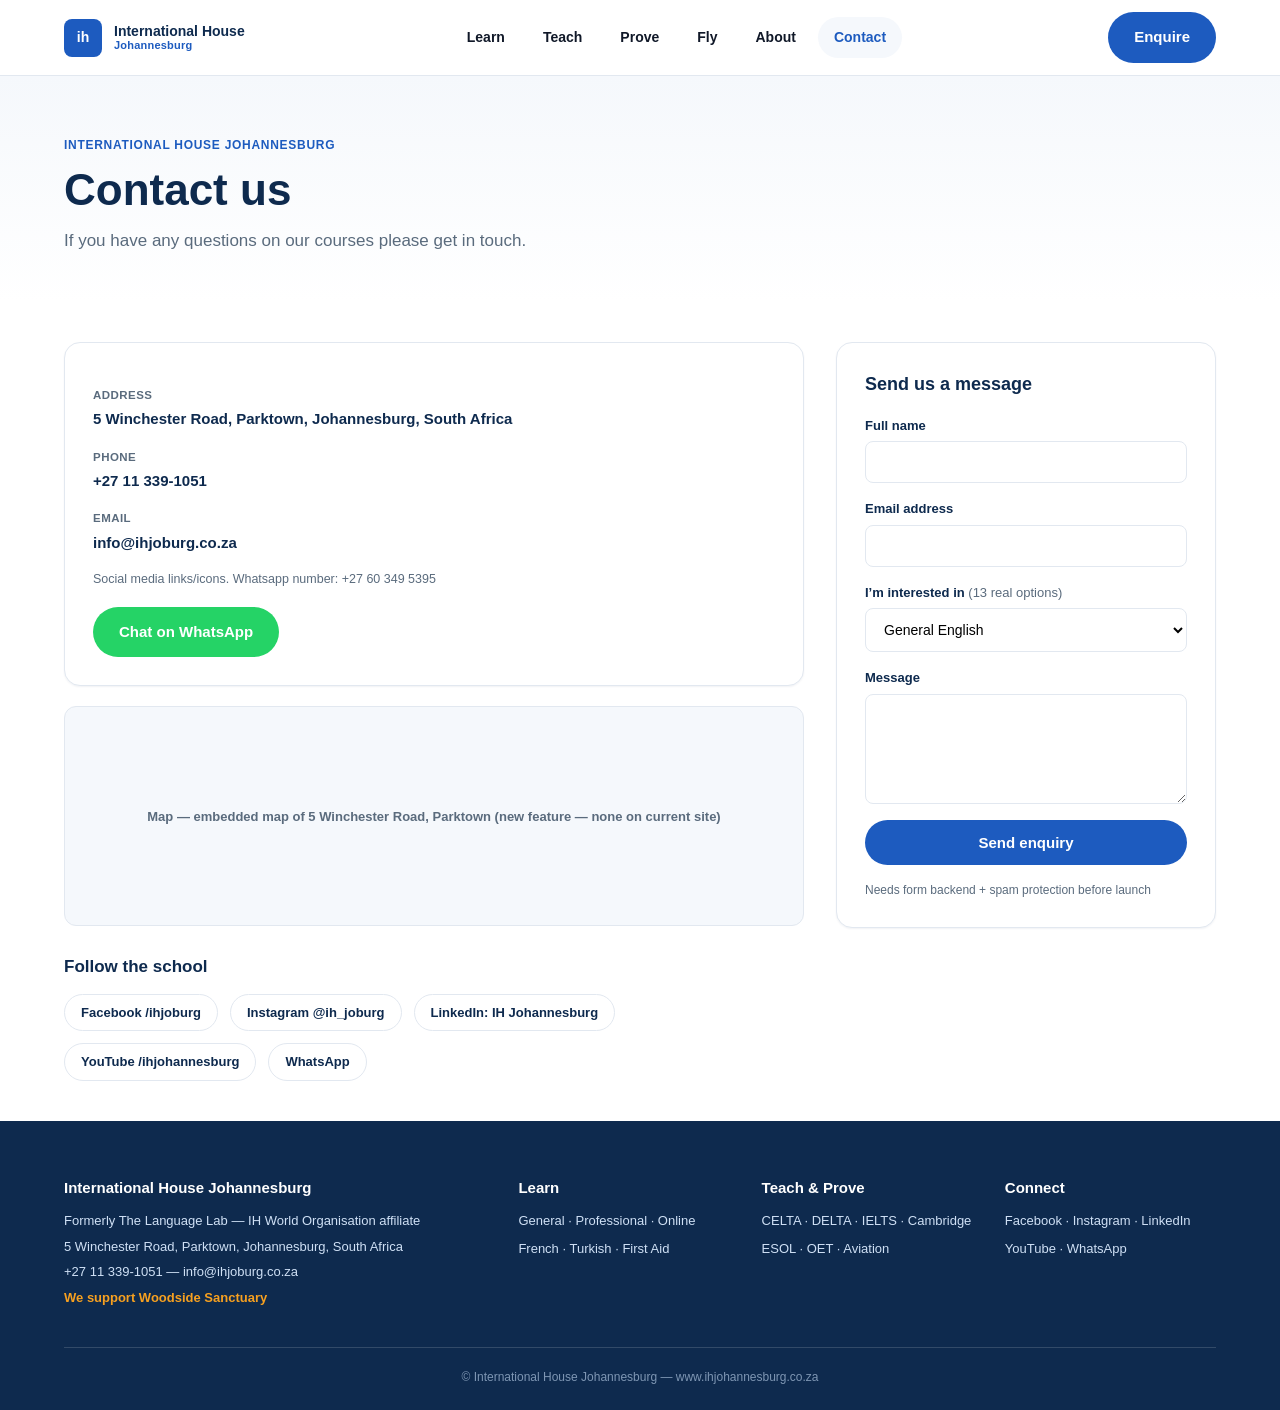
<file: contact.html>
<!DOCTYPE html>
<html lang="en">
<head>
<meta charset="UTF-8">
<meta name="viewport" content="width=device-width, initial-scale=1.0">
<title>Contact us — International House Johannesburg</title>
<link rel="stylesheet" href="assets/css/style.css">
</head>
<body data-page="contact">

<header class="site-header">
  <div class="container">
    <a href="index.html" class="brand">
      <span class="brand-mark">ih</span>
      <span class="brand-name"><strong>International House</strong><span>Johannesburg</span></span>
    </a>
    <nav class="main-nav">
      <a href="courses.html#learn">Learn</a>
      <a href="celta.html">Teach</a>
      <a href="exams.html">Prove</a>
      <a href="aviation.html">Fly</a>
      <a href="about.html">About</a>
      <a href="contact.html" class="is-active">Contact</a>
    </nav>
    <div class="header-cta">
      <a href="/admin/" id="cms-edit-link" class="edit-site-link" style="display:none;">Edit this site</a>
      <a href="#" id="cms-login-link" class="edit-site-link" style="display:none;">Log in to edit</a>
      <button class="nav-toggle btn btn-outline btn-sm">Menu</button>
      <a href="contact.html" class="btn btn-primary">Enquire</a>
    </div>
  </div>
</header>

<main>

  <section class="hero">
    <div class="container">
      <p class="eyebrow">International House Johannesburg</p>
      <h1 id="cms-contact-heading">Contact us</h1>
      <p class="lede" id="cms-contact-intro">Call, email, WhatsApp or send the form — the school answers all of them.</p>
    </div>
  </section>

  <section class="section-tight">
    <div class="container two-col">
      <div>
        <div class="contact-card">
          <dl class="contact-info">
            <dt>Address</dt>
            <dd id="cms-contact-address">5 Winchester Road, Parktown, Johannesburg, South Africa</dd>
            <dt>Phone</dt>
            <dd id="cms-contact-phone">+27 11 339-1051</dd>
            <dt>Email</dt>
            <dd id="cms-contact-email">info@ihjoburg.co.za</dd>
          </dl>
          <p class="text-muted" style="font-size:12.5px;margin-top:14px;" id="cms-contact-departments">Departments: celta@ / ielts@ / aviation@ ihjoburg.co.za</p>
          <a href="https://wa.me/27113391051" class="btn btn-whatsapp" style="margin-top:18px;">Chat on WhatsApp</a>
        </div>

        <div class="map-embed" style="margin-top:20px;">
          <span id="cms-contact-map-note">Map — embedded map of 5 Winchester Road, Parktown <span style="opacity:.7;">(new feature — none on current site)</span></span>
        </div>

        <h3 style="font-size:17px;font-weight:800;color:var(--navy);margin:28px 0 14px;">Follow the school</h3>
        <div class="social-row">
          <span class="social-chip">Facebook /ihjoburg</span>
          <span class="social-chip">Instagram @ih_joburg</span>
          <span class="social-chip">LinkedIn: IH Johannesburg</span>
          <span class="social-chip">YouTube /ihjohannesburg</span>
          <span class="social-chip">WhatsApp</span>
        </div>
      </div>

      <div class="contact-card">
        <h3 style="font-size:18px;font-weight:800;color:var(--navy);margin-bottom:18px;">Send us a message</h3>
        <form class="form-grid" onsubmit="return false;">
          <div class="form-field full"><label>Full name</label><input type="text" required></div>
          <div class="form-field full"><label>Email address</label><input type="email" required></div>
          <div class="form-field full">
            <label>I&rsquo;m interested in <span style="font-weight:400;color:var(--text-muted);">(13 real options)</span></label>
            <select>
              <option>General English</option>
              <option>Professional English Improvement</option>
              <option>Online Courses</option>
              <option>CELTA</option>
              <option>DELTA</option>
              <option>IELTS</option>
              <option>Cambridge ESOL Exams</option>
              <option>OET</option>
              <option>Aviation English</option>
              <option>First Aid</option>
              <option>French</option>
              <option>Turkish</option>
              <option>Homestay / Accommodation</option>
            </select>
          </div>
          <div class="form-field full"><label>Message</label><textarea></textarea></div>
          <div class="form-field full">
            <button class="btn btn-primary btn-block" type="submit">Send enquiry</button>
            <p class="form-note">Needs form backend + spam protection before launch</p>
          </div>
        </form>
      </div>
    </div>
  </section>

</main>

<footer class="site-footer">
  <div class="container">
    <div class="footer-top">
      <div>
        <h4 id="cms-footer-name">International House Johannesburg</h4>
        <p id="cms-footer-tagline">Formerly The Language Lab — IH World Organisation affiliate</p>
        <p id="cms-footer-address">5 Winchester Road, Parktown, Johannesburg, South Africa</p>
        <p id="cms-footer-contact">+27 11 339-1051 — info@ihjoburg.co.za</p>
        <p class="footer-support" id="cms-footer-charity">We support Woodside Sanctuary</p>
      </div>
      <div>
        <h4>Learn</h4>
        <ul><li>General · Professional · Online</li><li>French · Turkish · First Aid</li></ul>
      </div>
      <div>
        <h4>Teach &amp; Prove</h4>
        <ul><li>CELTA · DELTA · IELTS · Cambridge</li><li>ESOL · OET · Aviation</li></ul>
      </div>
      <div>
        <h4>Connect</h4>
        <ul><li>Facebook · Instagram · LinkedIn</li><li>YouTube · WhatsApp</li></ul>
      </div>
    </div>
    <div class="footer-bottom" id="cms-footer-copyright">&copy; International House Johannesburg — www.ihjohannesburg.co.za</div>
  </div>
</footer>

<script src="assets/js/content-loader.js"></script>
<script src="assets/js/main.js"></script>
<script src="https://identity.netlify.com/v1/netlify-identity-widget.js"></script>
<script src="assets/js/identity-toggle.js"></script>
</body>
</html>
</file>
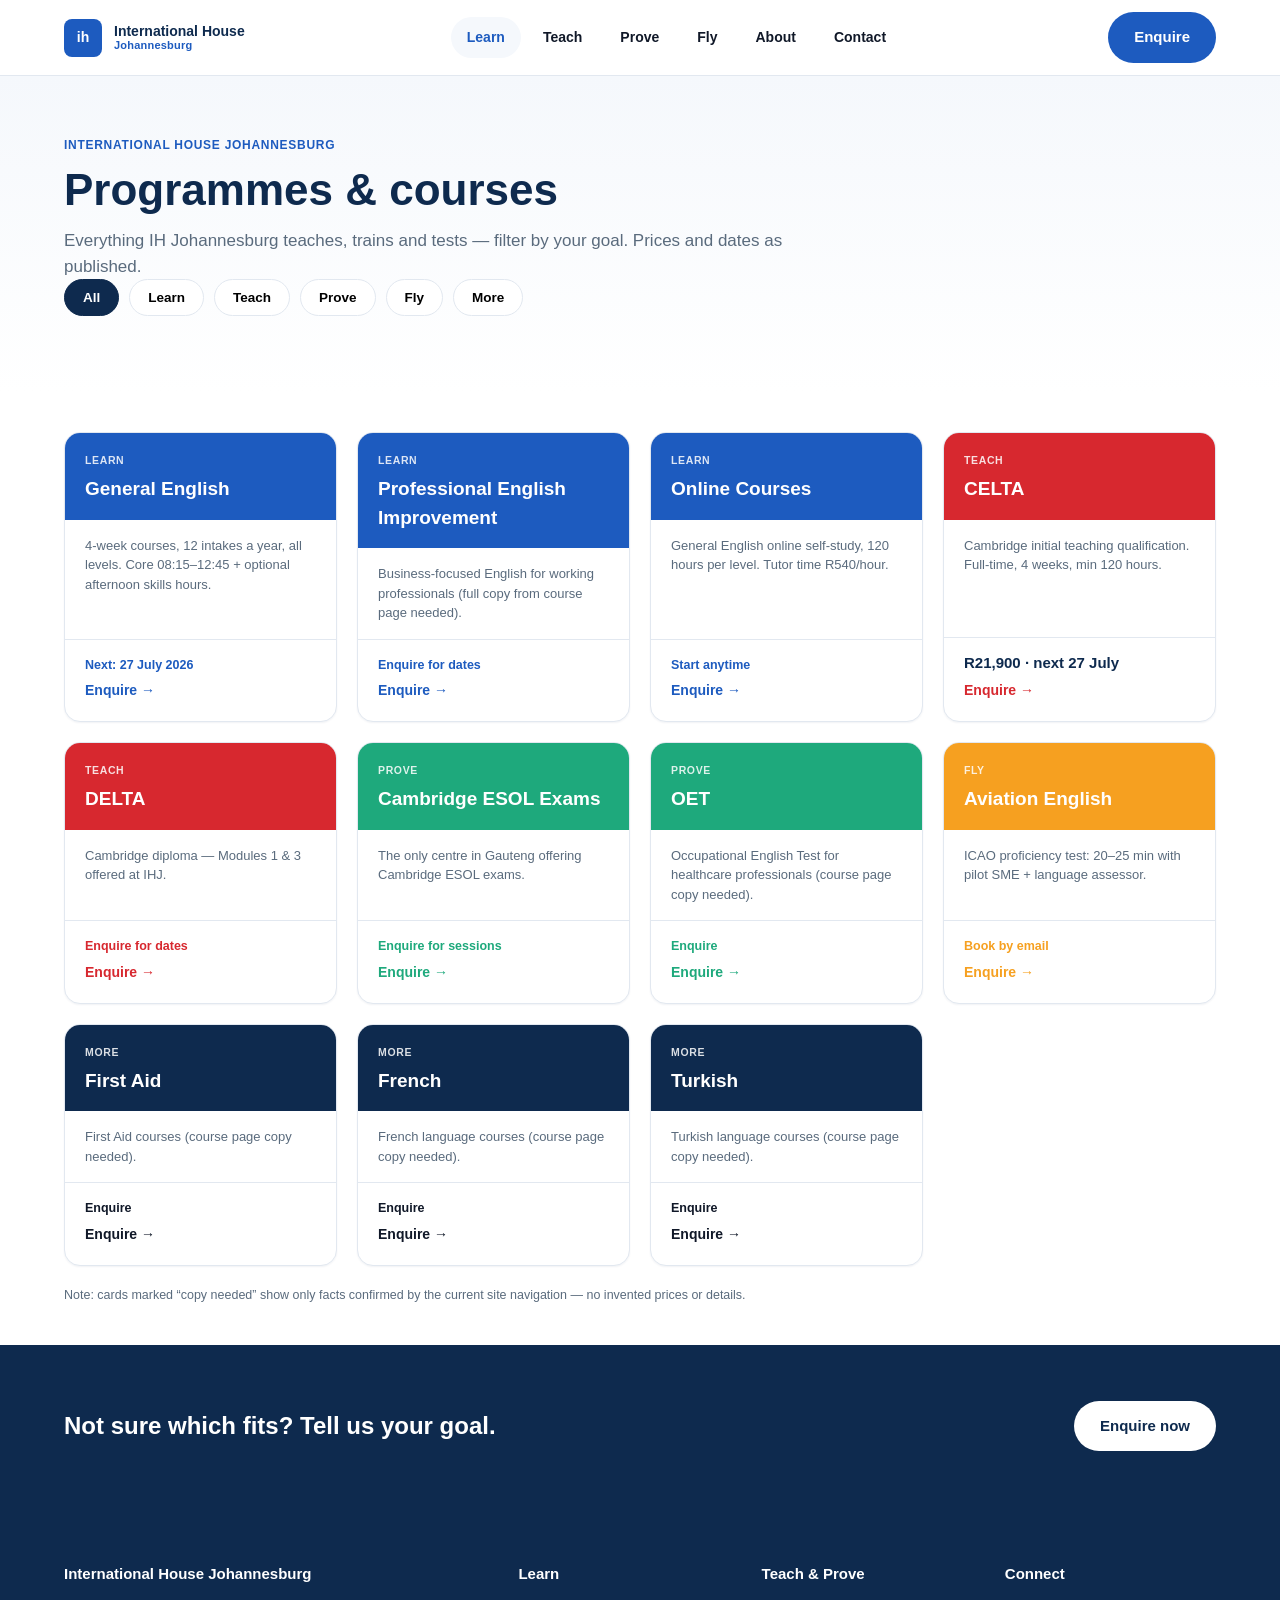
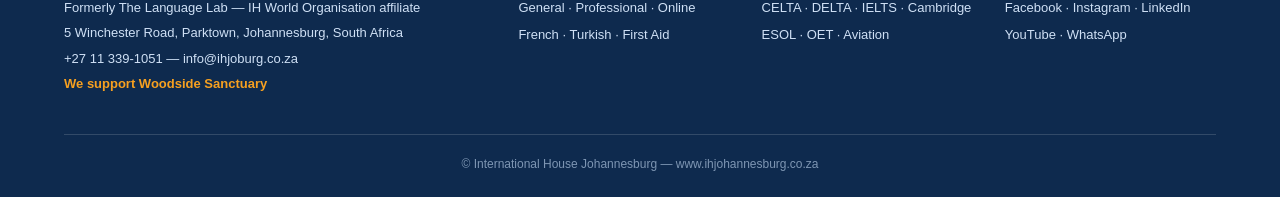
<file: courses.html>
<!DOCTYPE html>
<html lang="en">
<head>
<meta charset="UTF-8">
<meta name="viewport" content="width=device-width, initial-scale=1.0">
<title>Programmes &amp; courses — International House Johannesburg</title>
<link rel="stylesheet" href="assets/css/style.css">
</head>
<body data-page="courses">

<header class="site-header">
  <div class="container">
    <a href="index.html" class="brand">
      <span class="brand-mark">ih</span>
      <span class="brand-name"><strong>International House</strong><span>Johannesburg</span></span>
    </a>
    <nav class="main-nav">
      <a href="courses.html" class="is-active">Learn</a>
      <a href="celta.html">Teach</a>
      <a href="exams.html">Prove</a>
      <a href="aviation.html">Fly</a>
      <a href="about.html">About</a>
      <a href="contact.html">Contact</a>
    </nav>
    <div class="header-cta">
      <a href="/admin/" id="cms-edit-link" class="edit-site-link" style="display:none;">Edit this site</a>
      <a href="#" id="cms-login-link" class="edit-site-link" style="display:none;">Log in to edit</a>
      <button class="nav-toggle btn btn-outline btn-sm">Menu</button>
      <a href="contact.html" class="btn btn-primary">Enquire</a>
    </div>
  </div>
</header>

<main>

  <section class="hero">
    <div class="container">
      <p class="eyebrow">International House Johannesburg</p>
      <h1 id="cms-courses-heading">Programmes &amp; courses</h1>
      <p class="lede" id="cms-courses-intro">Everything IH Johannesburg teaches, trains and tests — filter by your goal. Prices and dates as published.</p>

      <div class="filter-row" id="course-filters">
        <button class="filter-pill is-active" data-filter="all">All</button>
        <button class="filter-pill" data-filter="learn">Learn</button>
        <button class="filter-pill" data-filter="teach">Teach</button>
        <button class="filter-pill" data-filter="prove">Prove</button>
        <button class="filter-pill" data-filter="fly">Fly</button>
        <button class="filter-pill" data-filter="more">More</button>
      </div>
    </div>
  </section>

  <section class="section-tight">
    <div class="container">
      <div class="card-grid" id="course-grid">

        <article class="goal-card" data-goal="learn">
          <div class="goal-card-head"><p class="goal-card-tag">Learn</p><h3 id="cms-courses-learn1-title">General English</h3></div>
          <div class="goal-card-body"><p class="text-muted" style="font-size:13px;" id="cms-courses-learn1-desc">4-week courses, 12 intakes a year, all levels. Core 08:15–12:45 + optional afternoon skills hours.</p></div>
          <div class="goal-card-foot">
            <p class="goal-card-date" id="cms-courses-learn1-date">Next: 27 July 2026</p>
            <a href="contact.html" class="link-arrow">Enquire</a>
          </div>
        </article>

        <article class="goal-card" data-goal="learn">
          <div class="goal-card-head"><p class="goal-card-tag">Learn</p><h3 id="cms-courses-learn2-title">Professional English Improvement</h3></div>
          <div class="goal-card-body"><p class="text-muted" style="font-size:13px;" id="cms-courses-learn2-desc">Business-focused English for working professionals <span style="opacity:.7;">(full copy from course page needed)</span>.</p></div>
          <div class="goal-card-foot">
            <p class="goal-card-date" id="cms-courses-learn2-date">Enquire for dates</p>
            <a href="contact.html" class="link-arrow">Enquire</a>
          </div>
        </article>

        <article class="goal-card" data-goal="learn">
          <div class="goal-card-head"><p class="goal-card-tag">Learn</p><h3 id="cms-courses-learn3-title">Online Courses</h3></div>
          <div class="goal-card-body"><p class="text-muted" style="font-size:13px;" id="cms-courses-learn3-desc">General English online self-study, 120 hours per level. Tutor time R540/hour.</p></div>
          <div class="goal-card-foot">
            <p class="goal-card-date" id="cms-courses-learn3-date">Start anytime</p>
            <a href="contact.html" class="link-arrow">Enquire</a>
          </div>
        </article>

        <article class="goal-card" data-goal="teach">
          <div class="goal-card-head"><p class="goal-card-tag">Teach</p><h3 id="cms-courses-teach1-title">CELTA</h3></div>
          <div class="goal-card-body"><p class="text-muted" style="font-size:13px;" id="cms-courses-teach1-desc">Cambridge initial teaching qualification. Full-time, 4 weeks, min 120 hours.</p></div>
          <div class="goal-card-foot">
            <p class="goal-card-price" id="cms-courses-teach1-date">R21,900 · next 27 July</p>
            <a href="celta.html" class="link-arrow">Enquire</a>
          </div>
        </article>

        <article class="goal-card" data-goal="teach">
          <div class="goal-card-head"><p class="goal-card-tag">Teach</p><h3 id="cms-courses-teach2-title">DELTA</h3></div>
          <div class="goal-card-body"><p class="text-muted" style="font-size:13px;" id="cms-courses-teach2-desc">Cambridge diploma — Modules 1 &amp; 3 offered at IHJ.</p></div>
          <div class="goal-card-foot">
            <p class="goal-card-date" id="cms-courses-teach2-date">Enquire for dates</p>
            <a href="contact.html" class="link-arrow">Enquire</a>
          </div>
        </article>

        <article class="goal-card" data-goal="prove">
          <div class="goal-card-head"><p class="goal-card-tag">Prove</p><h3 id="cms-courses-prove1-title">Cambridge ESOL Exams</h3></div>
          <div class="goal-card-body"><p class="text-muted" style="font-size:13px;" id="cms-courses-prove1-desc">The only centre in Gauteng offering Cambridge ESOL exams.</p></div>
          <div class="goal-card-foot">
            <p class="goal-card-date" id="cms-courses-prove1-date">Enquire for sessions</p>
            <a href="exams.html" class="link-arrow">Enquire</a>
          </div>
        </article>

        <article class="goal-card" data-goal="prove">
          <div class="goal-card-head"><p class="goal-card-tag">Prove</p><h3 id="cms-courses-prove2-title">OET</h3></div>
          <div class="goal-card-body"><p class="text-muted" style="font-size:13px;" id="cms-courses-prove2-desc">Occupational English Test for healthcare professionals <span style="opacity:.7;">(course page copy needed)</span>.</p></div>
          <div class="goal-card-foot">
            <p class="goal-card-date" id="cms-courses-prove2-date">Enquire</p>
            <a href="exams.html" class="link-arrow">Enquire</a>
          </div>
        </article>

        <article class="goal-card" data-goal="fly">
          <div class="goal-card-head"><p class="goal-card-tag">Fly</p><h3 id="cms-courses-fly1-title">Aviation English</h3></div>
          <div class="goal-card-body"><p class="text-muted" style="font-size:13px;" id="cms-courses-fly1-desc">ICAO proficiency test: 20–25 min with pilot SME + language assessor.</p></div>
          <div class="goal-card-foot">
            <p class="goal-card-date" id="cms-courses-fly1-date">Book by email</p>
            <a href="aviation.html" class="link-arrow">Enquire</a>
          </div>
        </article>

        <article class="goal-card" data-goal="more">
          <div class="goal-card-head" style="background:var(--navy);"><p class="goal-card-tag">More</p><h3 id="cms-courses-more1-title">First Aid</h3></div>
          <div class="goal-card-body"><p class="text-muted" style="font-size:13px;" id="cms-courses-more1-desc">First Aid courses <span style="opacity:.7;">(course page copy needed)</span>.</p></div>
          <div class="goal-card-foot">
            <p class="goal-card-date" id="cms-courses-more1-date">Enquire</p>
            <a href="contact.html" class="link-arrow">Enquire</a>
          </div>
        </article>

        <article class="goal-card" data-goal="more">
          <div class="goal-card-head" style="background:var(--navy);"><p class="goal-card-tag">More</p><h3 id="cms-courses-more2-title">French</h3></div>
          <div class="goal-card-body"><p class="text-muted" style="font-size:13px;" id="cms-courses-more2-desc">French language courses <span style="opacity:.7;">(course page copy needed)</span>.</p></div>
          <div class="goal-card-foot">
            <p class="goal-card-date" id="cms-courses-more2-date">Enquire</p>
            <a href="contact.html" class="link-arrow">Enquire</a>
          </div>
        </article>

        <article class="goal-card" data-goal="more">
          <div class="goal-card-head" style="background:var(--navy);"><p class="goal-card-tag">More</p><h3 id="cms-courses-more3-title">Turkish</h3></div>
          <div class="goal-card-body"><p class="text-muted" style="font-size:13px;" id="cms-courses-more3-desc">Turkish language courses <span style="opacity:.7;">(course page copy needed)</span>.</p></div>
          <div class="goal-card-foot">
            <p class="goal-card-date" id="cms-courses-more3-date">Enquire</p>
            <a href="contact.html" class="link-arrow">Enquire</a>
          </div>
        </article>

      </div>

      <p class="filter-note" id="cms-courses-note">Note: cards marked &ldquo;copy needed&rdquo; show only facts confirmed by the current site navigation — no invented prices or details.</p>
    </div>
  </section>

  <section class="section-navy">
    <div class="container" style="display:flex;align-items:center;justify-content:space-between;gap:20px;flex-wrap:wrap;">
      <h2 id="cms-courses-cta-heading" style="color:#fff;font-size:24px;font-weight:800;">Not sure which fits? Tell us your goal.</h2>
      <a href="contact.html" class="btn btn-white">Enquire now</a>
    </div>
  </section>

</main>

<footer class="site-footer">
  <div class="container">
    <div class="footer-top">
      <div>
        <h4 id="cms-footer-name">International House Johannesburg</h4>
        <p id="cms-footer-tagline">Formerly The Language Lab — IH World Organisation affiliate</p>
        <p id="cms-footer-address">5 Winchester Road, Parktown, Johannesburg, South Africa</p>
        <p id="cms-footer-contact">+27 11 339-1051 — info@ihjoburg.co.za</p>
        <p class="footer-support" id="cms-footer-charity">We support Woodside Sanctuary</p>
      </div>
      <div>
        <h4>Learn</h4>
        <ul><li>General · Professional · Online</li><li>French · Turkish · First Aid</li></ul>
      </div>
      <div>
        <h4>Teach &amp; Prove</h4>
        <ul><li>CELTA · DELTA · IELTS · Cambridge</li><li>ESOL · OET · Aviation</li></ul>
      </div>
      <div>
        <h4>Connect</h4>
        <ul><li>Facebook · Instagram · LinkedIn</li><li>YouTube · WhatsApp</li></ul>
      </div>
    </div>
    <div class="footer-bottom" id="cms-footer-copyright">&copy; International House Johannesburg — www.ihjohannesburg.co.za</div>
  </div>
</footer>

<script src="assets/js/content-loader.js"></script>
<script src="assets/js/main.js"></script>
<script src="https://identity.netlify.com/v1/netlify-identity-widget.js"></script>
<script src="assets/js/identity-toggle.js"></script>
<script>
  var filterPills = document.querySelectorAll('#course-filters .filter-pill');
  var cards = document.querySelectorAll('#course-grid .goal-card');
  filterPills.forEach(function (pill) {
    pill.addEventListener('click', function () {
      filterPills.forEach(function (p) { p.classList.remove('is-active'); });
      pill.classList.add('is-active');
      var filter = pill.getAttribute('data-filter');
      cards.forEach(function (card) {
        var show = filter === 'all' || card.getAttribute('data-goal') === filter;
        card.style.display = show ? '' : 'none';
      });
    });
  });
</script>
</body>
</html>
</file>
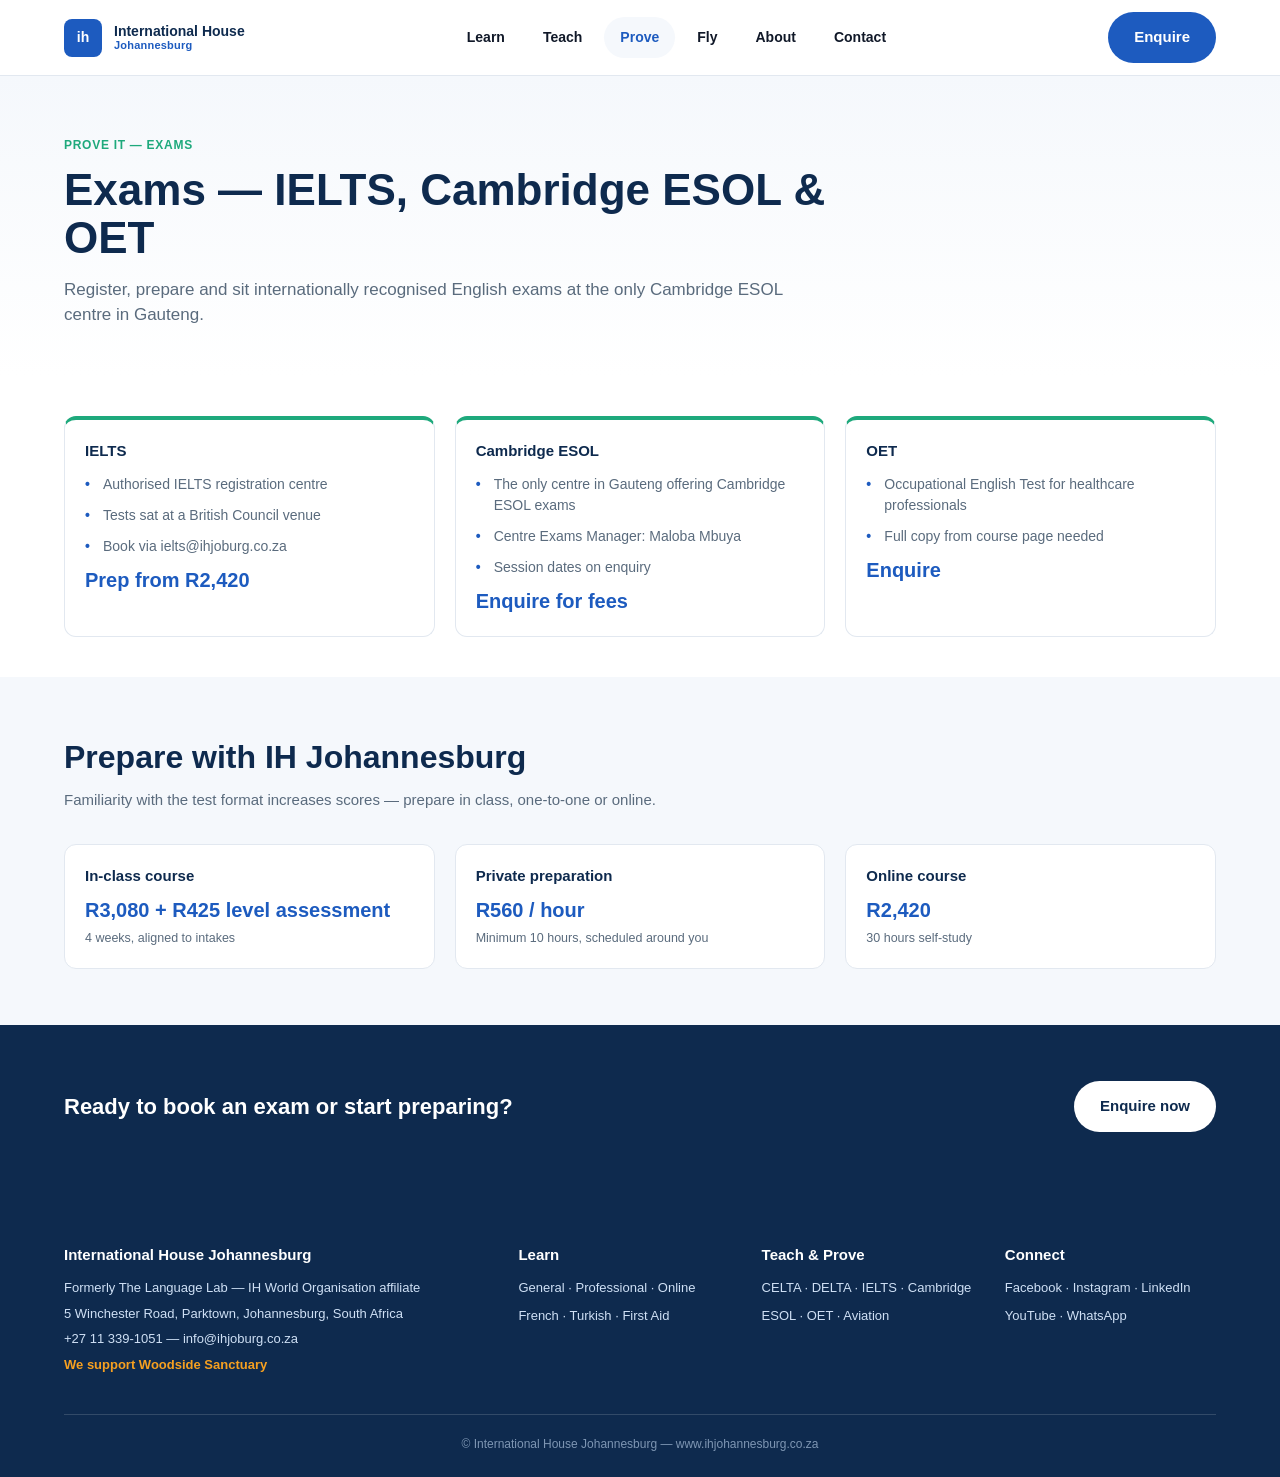
<file: exams.html>
<!DOCTYPE html>
<html lang="en">
<head>
<meta charset="UTF-8">
<meta name="viewport" content="width=device-width, initial-scale=1.0">
<title>Exams — IELTS, Cambridge ESOL &amp; OET — International House Johannesburg</title>
<link rel="stylesheet" href="assets/css/style.css">
</head>
<body data-page="exams">

<header class="site-header">
  <div class="container">
    <a href="index.html" class="brand">
      <span class="brand-mark">ih</span>
      <span class="brand-name"><strong>International House</strong><span>Johannesburg</span></span>
    </a>
    <nav class="main-nav">
      <a href="courses.html#learn">Learn</a>
      <a href="celta.html">Teach</a>
      <a href="exams.html" class="is-active">Prove</a>
      <a href="aviation.html">Fly</a>
      <a href="about.html">About</a>
      <a href="contact.html">Contact</a>
    </nav>
    <div class="header-cta">
      <a href="/admin/" id="cms-edit-link" class="edit-site-link" style="display:none;">Edit this site</a>
      <a href="#" id="cms-login-link" class="edit-site-link" style="display:none;">Log in to edit</a>
      <button class="nav-toggle btn btn-outline btn-sm">Menu</button>
      <a href="contact.html" class="btn btn-primary">Enquire</a>
    </div>
  </div>
</header>

<main>

  <section class="hero accent-prove">
    <div class="container">
      <p class="eyebrow on-accent">Prove it — Exams</p>
      <h1 id="cms-exams-heading">Exams — IELTS, Cambridge ESOL &amp; OET</h1>
      <p class="lede" id="cms-exams-intro">Register, prepare and sit internationally recognised English exams at the only Cambridge ESOL centre in Gauteng.</p>
    </div>
  </section>

  <section class="section-tight">
    <div class="container">
      <div class="pricing-grid" style="align-items:stretch;">
        <div class="price-card" style="border-top:4px solid var(--green);">
          <h4>IELTS</h4>
          <ul class="facility-list" style="margin-top:12px;" id="cms-exams-ielts-list">
            <li>Authorised IELTS registration centre</li>
            <li>Tests sat at a British Council venue</li>
            <li>Book via ielts@ihjoburg.co.za</li>
          </ul>
          <p class="amount" id="cms-exams-ielts-price">Prep from R2,420</p>
        </div>
        <div class="price-card" style="border-top:4px solid var(--green);">
          <h4>Cambridge ESOL</h4>
          <ul class="facility-list" style="margin-top:12px;" id="cms-exams-cambridge-list">
            <li>The only centre in Gauteng offering Cambridge ESOL exams</li>
            <li>Centre Exams Manager: Maloba Mbuya</li>
            <li>Session dates on enquiry</li>
          </ul>
          <p class="amount" id="cms-exams-cambridge-price">Enquire for fees</p>
        </div>
        <div class="price-card" style="border-top:4px solid var(--green);">
          <h4>OET</h4>
          <ul class="facility-list" style="margin-top:12px;" id="cms-exams-oet-list">
            <li>Occupational English Test for healthcare professionals</li>
            <li>Full copy from course page needed</li>
            <li>Preparation available</li>
          </ul>
          <p class="amount" id="cms-exams-oet-price">Enquire</p>
        </div>
      </div>
    </div>
  </section>

  <section class="section-soft">
    <div class="container">
      <div class="section-head">
        <h2 id="cms-exams-prep-heading">Prepare with IH Johannesburg</h2>
        <p id="cms-exams-prep-text">Familiarity with the test format increases scores — prepare in class, one-to-one or online.</p>
      </div>
      <div class="pricing-grid">
        <div class="price-card">
          <h4 id="cms-exams-inclass-title">In-class course</h4>
          <p class="amount" id="cms-exams-inclass-price">R3,080 <span style="font-size:13px;color:var(--text-muted);font-weight:600;">+ R425 level assessment</span></p>
          <p class="detail" id="cms-exams-inclass-detail">4 weeks, aligned to intakes</p>
        </div>
        <div class="price-card">
          <h4 id="cms-exams-private-title">Private preparation</h4>
          <p class="amount" id="cms-exams-private-price">R560 / hour</p>
          <p class="detail" id="cms-exams-private-detail">Minimum 10 hours, scheduled around you</p>
        </div>
        <div class="price-card">
          <h4 id="cms-exams-online-title">Online course</h4>
          <p class="amount" id="cms-exams-online-price">R2,420</p>
          <p class="detail" id="cms-exams-online-detail">30 hours self-study</p>
        </div>
      </div>
    </div>
  </section>

  <section class="section-navy">
    <div class="container" style="display:flex;align-items:center;justify-content:space-between;gap:20px;flex-wrap:wrap;">
      <h2 id="cms-exams-cta-heading" style="color:#fff;font-size:22px;font-weight:800;">Ready to book an exam or start preparing?</h2>
      <a href="contact.html" class="btn btn-white">Enquire now</a>
    </div>
  </section>

</main>

<footer class="site-footer">
  <div class="container">
    <div class="footer-top">
      <div>
        <h4 id="cms-footer-name">International House Johannesburg</h4>
        <p id="cms-footer-tagline">Formerly The Language Lab — IH World Organisation affiliate</p>
        <p id="cms-footer-address">5 Winchester Road, Parktown, Johannesburg, South Africa</p>
        <p id="cms-footer-contact">+27 11 339-1051 — info@ihjoburg.co.za</p>
        <p class="footer-support" id="cms-footer-charity">We support Woodside Sanctuary</p>
      </div>
      <div>
        <h4>Learn</h4>
        <ul><li>General · Professional · Online</li><li>French · Turkish · First Aid</li></ul>
      </div>
      <div>
        <h4>Teach &amp; Prove</h4>
        <ul><li>CELTA · DELTA · IELTS · Cambridge</li><li>ESOL · OET · Aviation</li></ul>
      </div>
      <div>
        <h4>Connect</h4>
        <ul><li>Facebook · Instagram · LinkedIn</li><li>YouTube · WhatsApp</li></ul>
      </div>
    </div>
    <div class="footer-bottom" id="cms-footer-copyright">&copy; International House Johannesburg — www.ihjohannesburg.co.za</div>
  </div>
</footer>

<script src="assets/js/content-loader.js"></script>
<script src="assets/js/main.js"></script>
<script src="https://identity.netlify.com/v1/netlify-identity-widget.js"></script>
<script src="assets/js/identity-toggle.js"></script>
</body>
</html>
</file>
<file: assets/css/style.css>
/* ==========================================================================
   IH Johannesburg — Website Redesign
   Shared stylesheet (v1 — structure & content pass; visual polish later)
   ========================================================================== */

:root{
  /* Brand navy + goal colours (Learn=blue Teach=red Prove=green Fly=orange) */
  --navy:        #0e2a4e;
  --blue:        #1d5bbf;   /* Learn */
  --red:         #d7282f;   /* Teach */
  --green:       #1ea97c;   /* Prove */
  --orange:      #f6a020;   /* Fly */

  --text:        #101828;
  --text-muted:  #5a6b7d;
  --text-onnavy: #cfe0f5;
  --text-onblue: #dceafb;

  --bg:          #ffffff;
  --bg-soft:     #f5f8fc;
  --border:      #e2e8f0;

  --radius-sm:   8px;
  --radius-md:   12px;
  --radius-lg:   16px;
  --radius-pill: 999px;

  --shadow-sm:   0 1px 2px rgba(14,42,78,.06);
  --shadow-md:   0 4px 16px rgba(14,42,78,.08);
  --shadow-lg:   0 12px 32px rgba(14,42,78,.12);

  --container:   1200px;
  --header-h:    76px;

  --font: -apple-system, BlinkMacSystemFont, "Segoe UI", Inter, Roboto, Helvetica, Arial, sans-serif;
}

*, *::before, *::after{ box-sizing: border-box; }
html{ scroll-behavior: smooth; }
body{
  margin: 0;
  font-family: var(--font);
  color: var(--text);
  background: var(--bg);
  line-height: 1.5;
  -webkit-font-smoothing: antialiased;
}
img{ max-width: 100%; display:block; }
a{ color: inherit; text-decoration: none; }
ul{ margin:0; padding:0; list-style:none; }
h1,h2,h3,h4,p{ margin:0; }
button{ font-family: inherit; cursor:pointer; }

.container{
  max-width: var(--container);
  margin: 0 auto;
  padding: 0 24px;
}

/* ---------- Buttons ---------- */
.btn{
  display: inline-flex;
  align-items: center;
  justify-content: center;
  gap: 8px;
  padding: 12px 24px;
  border-radius: var(--radius-pill);
  font-weight: 700;
  font-size: 15px;
  border: 2px solid transparent;
  transition: transform .15s ease, box-shadow .15s ease, background .15s ease;
  white-space: nowrap;
}
.btn:hover{ transform: translateY(-1px); }
.btn-primary{ background: var(--blue); color:#fff; }
.btn-primary:hover{ background:#1650a6; }
.btn-outline{ background: transparent; color: var(--navy); border-color: var(--border); }
.btn-outline:hover{ border-color: var(--blue); color: var(--blue); }
.btn-white{ background:#fff; color: var(--navy); }
.btn-whatsapp{ background:#25D366; color:#fff; }
.btn-whatsapp:hover{ background:#1fb958; }
.btn-sm{ padding: 8px 16px; font-size: 13px; }
.btn-block{ width: 100%; }

.link-arrow{ font-weight: 700; font-size: 14px; }
.link-arrow::after{ content: " \2192"; }

/* ---------- Header ---------- */
.site-header{
  position: sticky; top:0; z-index: 50;
  background: #fff;
  border-bottom: 1px solid var(--border);
  height: var(--header-h);
  display:flex; align-items:center;
}
.site-header .container{
  display:flex; align-items:center; justify-content:space-between;
  gap: 24px; width:100%;
}
.brand{ display:flex; align-items:center; gap:12px; flex-shrink:0; }
.brand-mark{
  width:38px; height:38px; border-radius: var(--radius-sm);
  background: var(--blue); color:#fff;
  display:flex; align-items:center; justify-content:center;
  font-weight:800; font-size:14px;
}
.brand-name{ line-height:1.15; }
.brand-name strong{ display:block; font-size:14px; color: var(--navy); font-weight:800; }
.brand-name span{ display:block; font-size:11px; color: var(--blue); font-weight:700; letter-spacing:.02em; }

.main-nav{ display:flex; align-items:center; gap: 6px; flex:1; justify-content:center; }
.main-nav a{
  padding: 10px 16px; border-radius: var(--radius-pill);
  font-weight:700; font-size:14px; color: var(--text);
}
.main-nav a:hover{ background: var(--bg-soft); }
.main-nav a.is-active{ background: var(--bg-soft); color: var(--blue); }

.header-cta{ display:flex; align-items:center; gap:12px; flex-shrink:0; }
.nav-toggle{ display:none; }
.edit-site-link{
  display:inline-flex; align-items:center; gap:6px;
  padding: 8px 14px; border-radius: var(--radius-pill);
  background: var(--bg-soft); border:1px solid var(--border);
  font-weight:700; font-size:13px; color: var(--navy);
}
.edit-site-link::before{ content:"\270E"; font-size:12px; }
.edit-site-link:hover{ background:#e9f0fb; }

@media (max-width: 900px){
  .main-nav{ display:none; }
  .nav-toggle{ display:inline-flex; }
}

/* ---------- Hero (shared shell) ---------- */
.hero{
  background: linear-gradient(180deg, var(--bg-soft) 0%, #fff 100%);
  padding: 56px 0 48px;
}
.eyebrow{
  display:inline-block; font-size:12px; font-weight:800; letter-spacing:.06em;
  color: var(--blue); text-transform: uppercase; margin-bottom: 12px;
}
.hero h1{ font-size: clamp(30px, 4vw, 44px); font-weight: 800; color: var(--navy); line-height:1.1; max-width: 820px; }
.hero .lede{ margin-top:14px; font-size:17px; color: var(--text-muted); max-width: 760px; }
.hero-cta-row{ margin-top:24px; display:flex; gap:12px; flex-wrap:wrap; }
.breadcrumb{ font-size:12px; color: var(--text-muted); margin-bottom: 16px; }

/* Goal accent variants for page heroes / bands */
.accent-learn  { --accent: var(--blue); }
.accent-teach  { --accent: var(--red); }
.accent-prove  { --accent: var(--green); }
.accent-fly    { --accent: var(--orange); }
.eyebrow.on-accent{ color: var(--accent); }

/* ---------- Sections ---------- */
section{ padding: 56px 0; }
.section-tight{ padding: 40px 0; }
.section-soft{ background: var(--bg-soft); }
.section-navy{ background: var(--navy); color:#fff; }
.section-navy .text-muted{ color: var(--text-onnavy); }

.section-head{ margin-bottom: 32px; }
.section-head h2{ font-size: clamp(24px, 3vw, 32px); font-weight:800; color: var(--navy); }
.section-navy .section-head h2{ color:#fff; }
.section-head p{ margin-top:8px; color: var(--text-muted); font-size:15px; }
.section-navy .section-head p{ color: var(--text-onnavy); }

.text-muted{ color: var(--text-muted); }

/* ---------- Goal pill nav (home hero) ---------- */
.goal-pills{ display:flex; gap:12px; flex-wrap:wrap; margin: 24px 0; }
.goal-pill{
  display:flex; align-items:center; gap:10px;
  padding: 10px 18px; border-radius: var(--radius-pill);
  border: 1px solid var(--border); background:#fff;
  font-weight:700; font-size:14px; color: var(--navy);
}
.goal-pill .dot{ width:10px; height:10px; border-radius:50%; }
.goal-pill.active{ background: var(--navy); color:#fff; border-color: var(--navy); }
.goal-pill.active .dot{ background:#fff; }
.goal-pill[data-goal="learn"] .dot{ background: var(--blue); }
.goal-pill[data-goal="teach"] .dot{ background: var(--red); }
.goal-pill[data-goal="prove"] .dot{ background: var(--green); }
.goal-pill[data-goal="fly"]   .dot{ background: var(--orange); }

/* ---------- Fact chips ---------- */
.chip-row{ display:flex; gap:10px; flex-wrap:wrap; margin-top:20px; }
.chip{
  background: var(--bg-soft); border:1px solid var(--border);
  border-radius: var(--radius-pill); padding: 8px 14px;
  font-size: 13px; font-weight:700; color: var(--navy);
}

/* ---------- Cards grid (goal-coded) ---------- */
.card-grid{ display:grid; grid-template-columns: repeat(4, 1fr); gap:20px; }
@media (max-width: 1000px){ .card-grid{ grid-template-columns: repeat(2,1fr); } }
@media (max-width: 600px){ .card-grid{ grid-template-columns: 1fr; } }

.goal-card{
  border-radius: var(--radius-lg); overflow:hidden;
  border:1px solid var(--border); background:#fff;
  box-shadow: var(--shadow-sm); display:flex; flex-direction:column;
}
.goal-card-head{ padding:20px 20px 16px; color:#fff; }
.goal-card[data-goal="learn"] .goal-card-head{ background: var(--blue); }
.goal-card[data-goal="teach"] .goal-card-head{ background: var(--red); }
.goal-card[data-goal="prove"] .goal-card-head{ background: var(--green); }
.goal-card[data-goal="fly"]   .goal-card-head{ background: var(--orange); }
.goal-card-tag{ font-size:10.5px; font-weight:800; letter-spacing:.06em; text-transform:uppercase; opacity:.85; }
.goal-card-head h3{ margin-top:6px; font-size:19px; font-weight:800; }
.goal-card-body{ padding:16px 20px; flex:1; display:flex; flex-direction:column; gap:8px; }
.goal-card-body ul li{ font-size:13px; color: var(--text-muted); padding-left:16px; position:relative; }
.goal-card-body ul li::before{ content:""; position:absolute; left:0; top:7px; width:5px; height:5px; border-radius:50%; background: var(--text-muted); }
.goal-card-foot{ padding: 14px 20px 20px; border-top:1px solid var(--border); margin-top:auto; }
.goal-card-price{ font-weight:800; color: var(--navy); font-size:15px; }
.goal-card-date{ font-size:12.5px; font-weight:700; margin-top:2px; }
.goal-card[data-goal="learn"] .goal-card-date,
.goal-card[data-goal="learn"] .link-arrow{ color: var(--blue); }
.goal-card[data-goal="teach"] .goal-card-date,
.goal-card[data-goal="teach"] .link-arrow{ color: var(--red); }
.goal-card[data-goal="prove"] .goal-card-date,
.goal-card[data-goal="prove"] .link-arrow{ color: var(--green); }
.goal-card[data-goal="fly"] .goal-card-date,
.goal-card[data-goal="fly"] .link-arrow{ color: var(--orange); }
.goal-card-foot .link-arrow{ display:block; margin-top:6px; }

/* ---------- Simple photo slot placeholder ---------- */
.photo-slot{
  background: linear-gradient(135deg, #dbe6f5, #b9cdea);
  border-radius: var(--radius-md);
  display:flex; align-items:center; justify-content:center;
  color: var(--navy); font-size:12.5px; font-weight:700; text-align:center;
  padding: 12px; min-height: 160px;
}

/* ---------- Stat strip ---------- */
.stat-strip{ display:grid; grid-template-columns: repeat(4,1fr); gap: 24px; text-align:center; }
@media (max-width: 700px){ .stat-strip{ grid-template-columns: repeat(2,1fr); } }
.stat-strip .stat-num{ font-size: 30px; font-weight:800; color: var(--blue); }
.stat-strip .stat-label{ margin-top:6px; font-size:13px; color: var(--text-muted); }

/* ---------- Feature grid (icon + text) ---------- */
.feature-grid{ display:grid; grid-template-columns: repeat(4,1fr); gap:20px; }
@media (max-width: 900px){ .feature-grid{ grid-template-columns: repeat(2,1fr); } }
@media (max-width: 560px){ .feature-grid{ grid-template-columns: 1fr; } }
.feature{ background:#fff; border:1px solid var(--border); border-radius: var(--radius-md); padding:20px; }
.feature-icon{
  width:36px; height:36px; border-radius:50%; background: var(--blue); color:#fff;
  display:flex; align-items:center; justify-content:center; font-weight:800; margin-bottom:14px;
}
.feature h4{ font-size:14.5px; font-weight:800; color: var(--navy); }
.feature p{ margin-top:6px; font-size:13px; color: var(--text-muted); }

/* ---------- Testimonials ---------- */
.testimonial-grid{ display:grid; grid-template-columns: repeat(3,1fr); gap:20px; }
@media (max-width: 900px){ .testimonial-grid{ grid-template-columns: 1fr; } }
.testimonial{ background: var(--bg-soft); border-radius: var(--radius-md); padding:22px; }
.testimonial p.quote{ font-size:14.5px; color: var(--text-muted); font-style: italic; }
.testimonial .who{ margin-top:14px; font-size:12.5px; font-weight:800; color: var(--navy); }
.placeholder-note{
  display:inline-block; background:#fdf3d8; color:#8a6b00; border:1px solid #f0d989;
  border-radius: var(--radius-pill); font-size:11px; font-weight:700; padding:4px 10px; margin-left:10px;
}

/* ---------- Three-up quick starts ---------- */
.quickstart-grid{ display:grid; grid-template-columns: repeat(3,1fr); gap:16px; }
@media (max-width: 900px){ .quickstart-grid{ grid-template-columns: 1fr; } }
.quickstart{ background: rgba(255,255,255,.08); border:1px solid rgba(255,255,255,.15); border-radius: var(--radius-md); padding:18px 20px; }
.quickstart h4{ color:#fff; font-size:14.5px; font-weight:800; }
.quickstart p{ margin-top:6px; color: var(--text-onnavy); font-size:13px; }

/* ---------- News list ---------- */
.news-list{ display:flex; flex-direction:column; gap:14px; }
.news-item{ background:#fff; border:1px solid var(--border); border-radius: var(--radius-md); padding:16px 20px; font-weight:700; font-size:14px; color: var(--text-muted); }
.news-item a{ color: var(--blue); }

.newsletter-box{ background: var(--navy); border-radius: var(--radius-lg); padding: 28px; color:#fff; }
.newsletter-box h3{ font-size:17px; font-weight:800; }
.newsletter-box p{ margin-top:8px; font-size:13px; color: var(--text-onnavy); }
.newsletter-form{ display:flex; gap:10px; margin-top:16px; }
.newsletter-form input{
  flex:1; padding:12px 14px; border-radius: var(--radius-pill); border:none; font-size:14px;
}

/* ---------- Enquiry form ---------- */
.form-grid{ display:grid; grid-template-columns: 1fr 1fr; gap:16px; }
@media (max-width: 640px){ .form-grid{ grid-template-columns: 1fr; } }
.form-field{ display:flex; flex-direction:column; gap:6px; }
.form-field.full{ grid-column: 1 / -1; }
.form-field label{ font-size:13px; font-weight:700; color: var(--navy); }
.form-field input, .form-field select, .form-field textarea{
  padding: 12px 14px; border:1px solid var(--border); border-radius: var(--radius-sm);
  font-size:14px; font-family:inherit; background:#fff;
}
.form-field textarea{ resize: vertical; min-height:110px; }
.form-note{ font-size:12px; color: var(--text-muted); margin-top:10px; }
.contact-card{
  background:#fff; border:1px solid var(--border); border-radius: var(--radius-lg);
  padding: 28px; box-shadow: var(--shadow-sm);
}

/* ---------- Contact info panel ---------- */
.contact-info dt{ font-size:11.5px; font-weight:800; letter-spacing:.04em; text-transform:uppercase; color: var(--text-muted); margin-top:18px; }
.contact-info dt:first-child{ margin-top:0; }
.contact-info dd{ margin:4px 0 0; font-size:15px; font-weight:700; color: var(--navy); }

.map-embed{
  border-radius: var(--radius-md); overflow:hidden; border:1px solid var(--border);
  min-height: 220px; background: var(--bg-soft); display:flex; align-items:center; justify-content:center;
  color: var(--text-muted); font-size:13px; font-weight:700; text-align:center; padding:12px;
}

/* ---------- Social row ---------- */
.social-row{ display:flex; gap:12px; flex-wrap:wrap; }
.social-chip{
  border:1px solid var(--border); border-radius: var(--radius-pill);
  padding: 8px 16px; font-size:13px; font-weight:700; color: var(--navy);
}

/* ---------- Accredited-by strip ---------- */
.accredited-strip{ display:flex; gap:28px; flex-wrap:wrap; align-items:center; justify-content:center; }
.accredited-item{ display:flex; align-items:center; gap:8px; font-size:13px; font-weight:700; color: var(--navy); }
.accredited-item .dot{ width:20px; height:20px; border-radius:50%; background: var(--blue); }

/* ---------- Numbered steps ---------- */
.step-row{ display:grid; grid-template-columns: repeat(2,1fr); gap:14px; }
@media (max-width: 700px){ .step-row{ grid-template-columns: 1fr; } }
.step{ display:flex; gap:14px; align-items:flex-start; background:#fff; border:1px solid var(--border); border-radius: var(--radius-md); padding:16px; }
.step-num{
  flex-shrink:0; width:28px; height:28px; border-radius:50%; background: var(--blue); color:#fff;
  display:flex; align-items:center; justify-content:center; font-weight:800; font-size:13px;
}
.step p{ font-size:13.5px; color: var(--text-muted); }

/* ---------- Info strip (bordered left) ---------- */
.info-strip{ border-left:4px solid var(--blue); background:#fff; border-radius: var(--radius-sm); padding:16px 20px; margin-bottom:14px; }
.info-strip h4{ font-size:14.5px; font-weight:800; color: var(--navy); margin-bottom:6px; }
.info-strip p{ font-size:13.5px; color: var(--text-muted); }

/* ---------- Sidebar key-facts card ---------- */
.keyfacts{ background:#fff; border:1px solid var(--border); border-radius: var(--radius-lg); padding:24px; box-shadow: var(--shadow-sm); }
.keyfacts .price{ font-size:26px; font-weight:800; color: var(--navy); }
.keyfacts .price-note{ font-size:12px; color: var(--text-muted); margin-top:2px; }
.keyfacts ul{ margin-top:16px; display:flex; flex-direction:column; gap:10px; }
.keyfacts ul li{ font-size:13px; color: var(--text-muted); padding-left:18px; position:relative; }
.keyfacts ul li::before{ content:"\2022"; position:absolute; left:0; color: var(--blue); font-weight:800; }
.keyfacts .btn-row{ display:flex; gap:10px; margin-top:20px; flex-wrap:wrap; }
.dates-card{ background:#fff; border:1px solid var(--border); border-radius: var(--radius-lg); padding:24px; margin-top:20px; }
.dates-card h4{ font-size:15px; font-weight:800; color: var(--navy); margin-bottom:12px; }
.dates-card ul li{ font-size:13.5px; padding:6px 0; border-bottom:1px dashed var(--border); color: var(--text-muted); }
.dates-card ul li:last-child{ border-bottom:none; }
.dates-card ul li.is-next{ color: var(--blue); font-weight:800; }

.two-col{ display:grid; grid-template-columns: 1fr 380px; gap: 32px; align-items:start; }
@media (max-width: 900px){ .two-col{ grid-template-columns: 1fr; } }

/* ---------- Pricing tiers (exams) ---------- */
.pricing-grid{ display:grid; grid-template-columns: repeat(3,1fr); gap:20px; }
@media (max-width: 800px){ .pricing-grid{ grid-template-columns: 1fr; } }
.price-card{ background:#fff; border:1px solid var(--border); border-radius: var(--radius-md); padding:20px; }
.price-card h4{ font-size:15px; font-weight:800; color: var(--navy); }
.price-card .amount{ font-size:20px; font-weight:800; color: var(--blue); margin-top:8px; }
.price-card .detail{ font-size:12.5px; color: var(--text-muted); margin-top:4px; }

/* ---------- Course tabs (courses page) ---------- */
.filter-row{ display:flex; gap:10px; flex-wrap:wrap; margin-bottom:28px; }
.filter-pill{ padding:10px 18px; border-radius: var(--radius-pill); border:1px solid var(--border); font-weight:700; font-size:13.5px; background:#fff; }
.filter-pill.is-active{ background: var(--navy); color:#fff; border-color: var(--navy); }
.filter-note{ font-size:12.5px; color: var(--text-muted); margin-top:20px; }

/* ---------- Team grid (about) ---------- */
.team-grid{ display:grid; grid-template-columns: repeat(4,1fr); gap:20px; }
@media (max-width: 900px){ .team-grid{ grid-template-columns: repeat(2,1fr); } }
@media (max-width: 560px){ .team-grid{ grid-template-columns: 1fr; } }
.team-card{ background:#fff; border:1px solid var(--border); border-radius: var(--radius-md); padding:18px; }
.team-avatar{
  width:48px; height:48px; border-radius:50%; background: var(--blue); color:#fff;
  display:flex; align-items:center; justify-content:center; font-weight:800; margin-bottom:10px;
}
.team-card h4{ font-size:14.5px; font-weight:800; color: var(--navy); }
.team-card .role{ font-size:12px; color: var(--text-muted); margin-top:4px; }
.team-card .photo-note{ font-size:10.5px; color:#b8860b; font-weight:700; margin-top:6px; }

.facility-list li{ font-size:14px; color: var(--text-muted); padding-left:18px; position:relative; margin-top:10px; }
.facility-list li::before{ content:"\2022"; position:absolute; left:0; color: var(--blue); font-weight:800; }

/* ---------- ICAO criteria pills ---------- */
.criteria-row{ display:flex; gap:10px; flex-wrap:wrap; }
.criteria-pill{ background: var(--bg-soft); border:1px solid var(--border); border-radius: var(--radius-pill); padding:8px 16px; font-size:13px; font-weight:700; color: var(--navy); }

.level-table{ width:100%; border-collapse: collapse; }
.level-table td{ padding:10px 4px; border-bottom:1px dashed var(--border); font-size:13.5px; color: var(--text-muted); }
.level-table td:first-child{ font-weight:700; color: var(--navy); }

/* ---------- CTA banner ---------- */
.cta-banner{ background: var(--navy); border-radius: var(--radius-lg); padding: 36px; display:flex; align-items:center; justify-content:space-between; gap:20px; flex-wrap:wrap; color:#fff; }
.cta-banner h3{ font-size:22px; font-weight:800; }

/* ---------- Footer ---------- */
.site-footer{ background: var(--navy); color: var(--text-onnavy); padding: 56px 0 24px; }
.footer-top{ display:grid; grid-template-columns: 2fr 1fr 1fr 1fr; gap:32px; }
@media (max-width: 800px){ .footer-top{ grid-template-columns: 1fr 1fr; } }
@media (max-width: 500px){ .footer-top{ grid-template-columns: 1fr; } }
.footer-top h4{ color:#fff; font-size:15px; font-weight:800; margin-bottom:12px; }
.footer-top p{ font-size:13px; margin-top:6px; }
.footer-top ul li{ font-size:13px; margin-top:8px; }
.footer-support{ color: var(--orange); font-weight:700; font-size:13px; margin-top:14px; }
.footer-bottom{
  border-top:1px solid rgba(255,255,255,.15); margin-top:40px; padding-top:20px;
  text-align:center; font-size:12px; color:#7e96b3;
}

/* ---------- Utility ---------- */
.mt-0{ margin-top:0 !important; }
.text-center{ text-align:center; }
</file>
